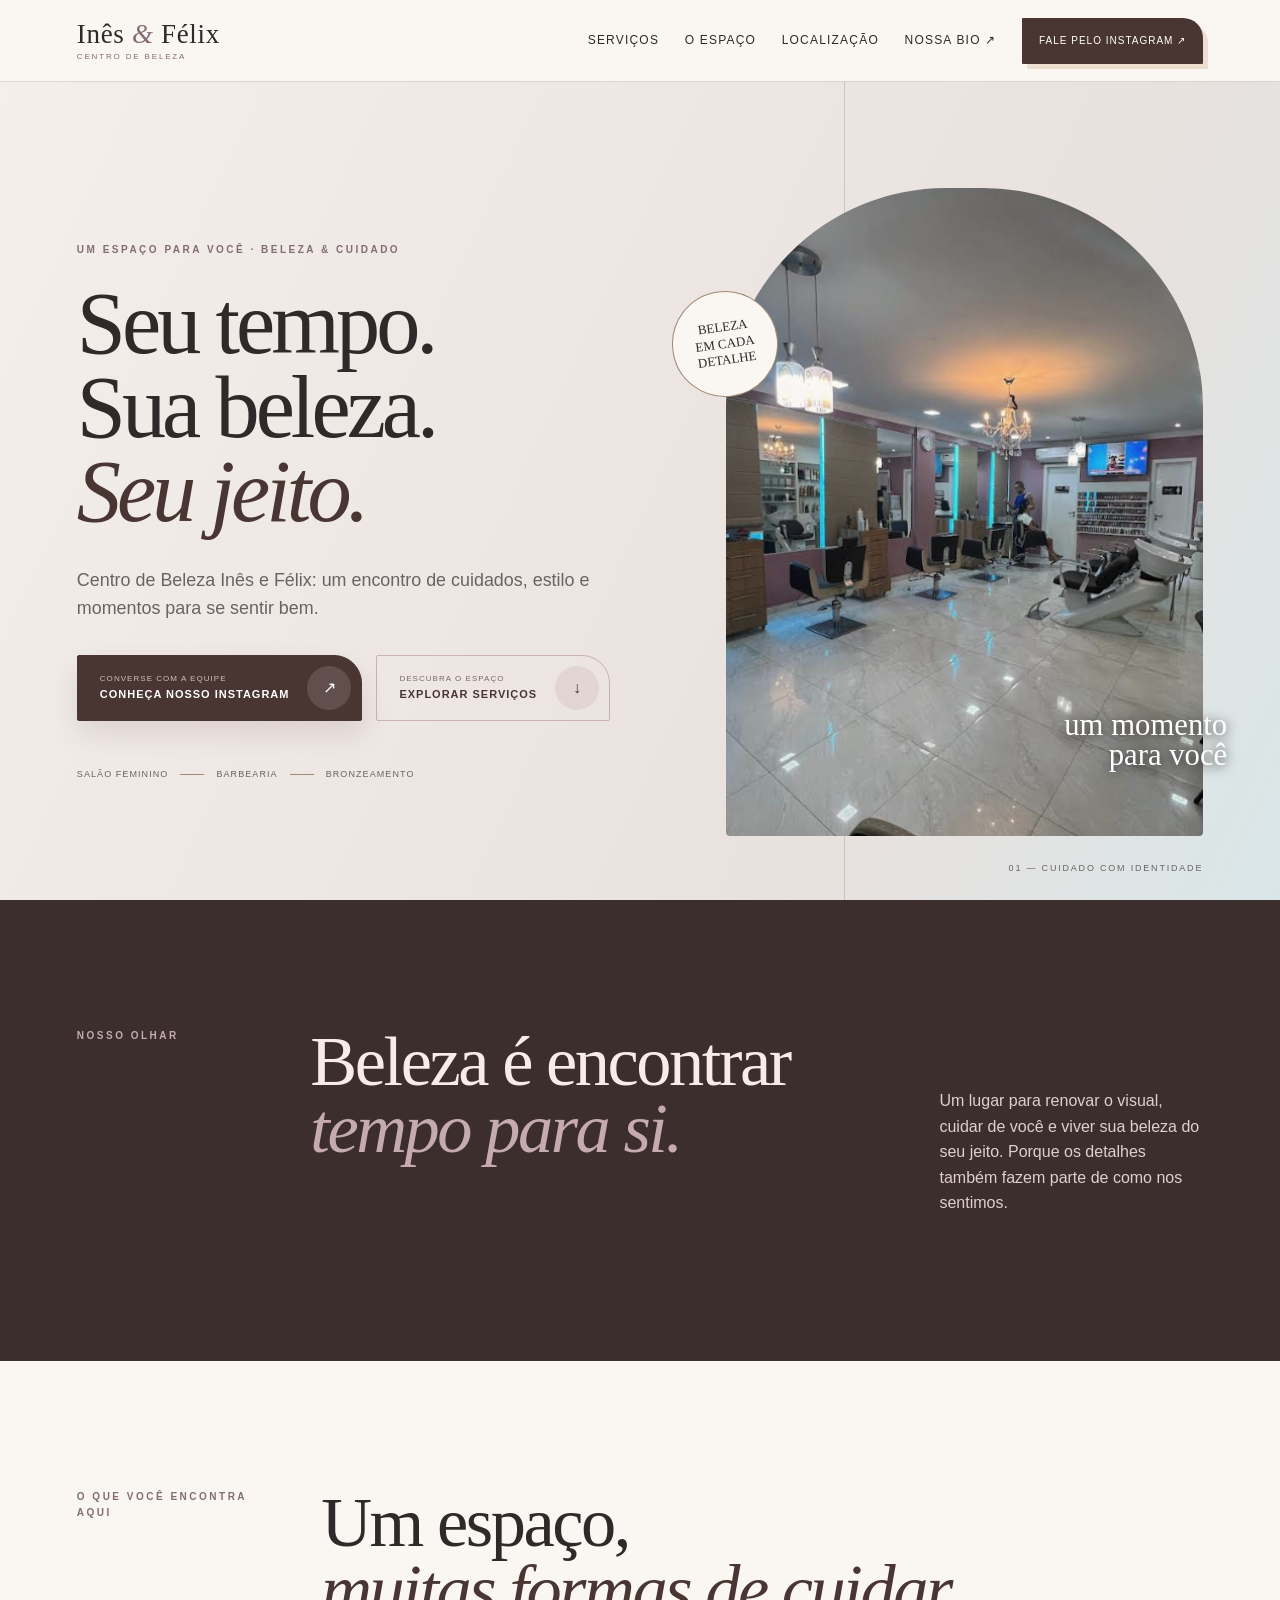
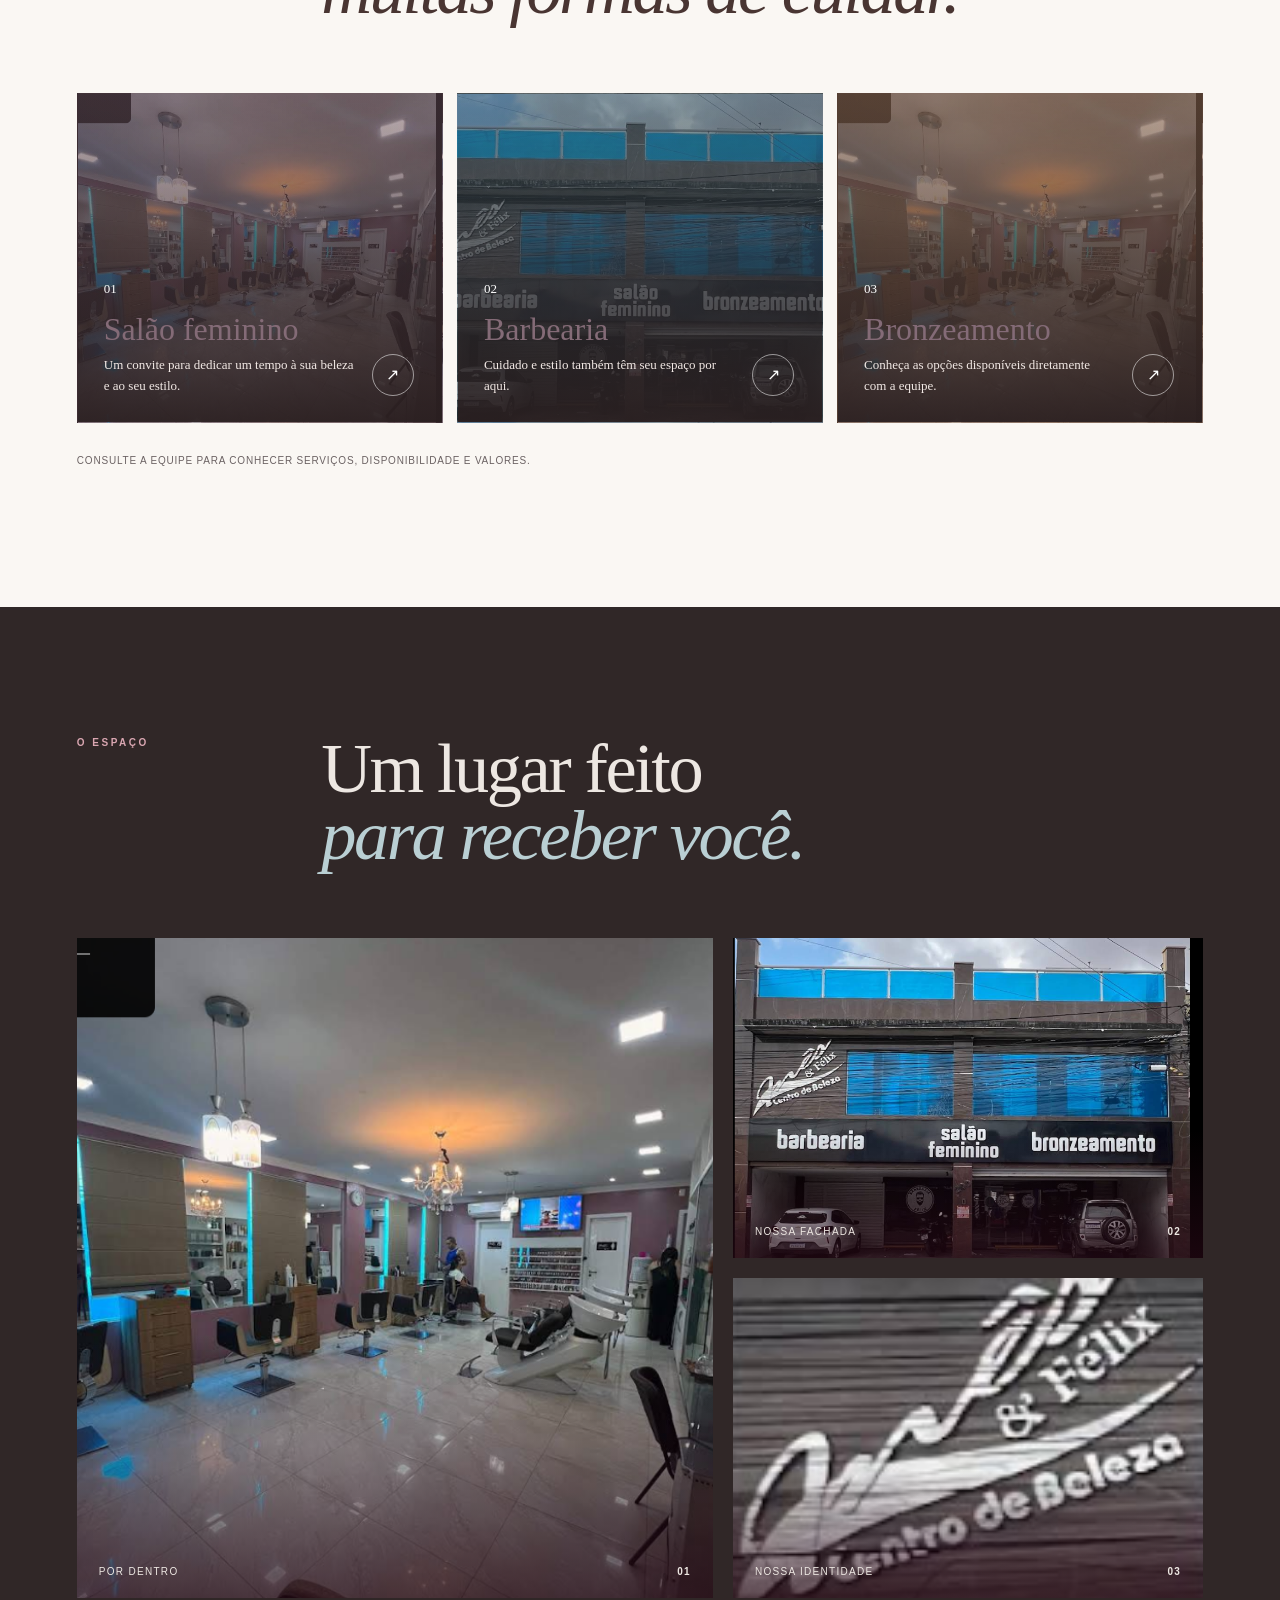
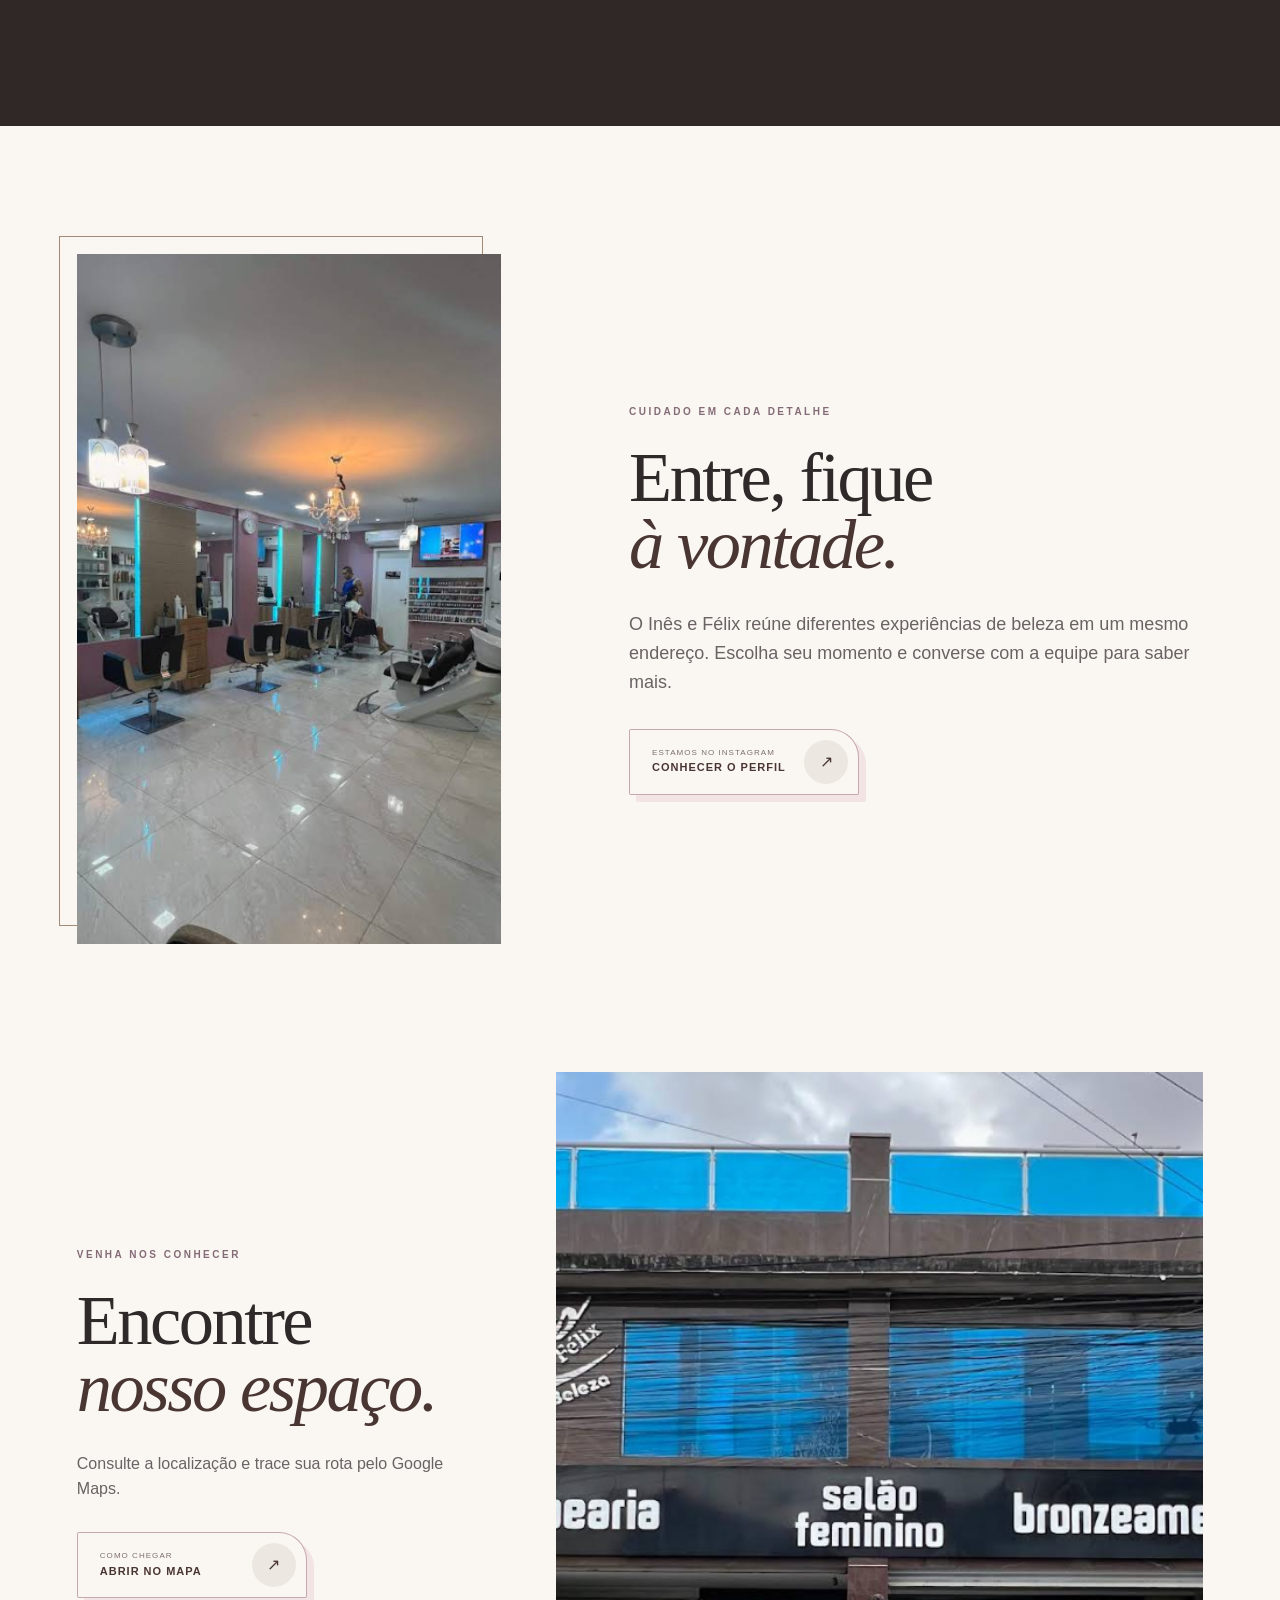
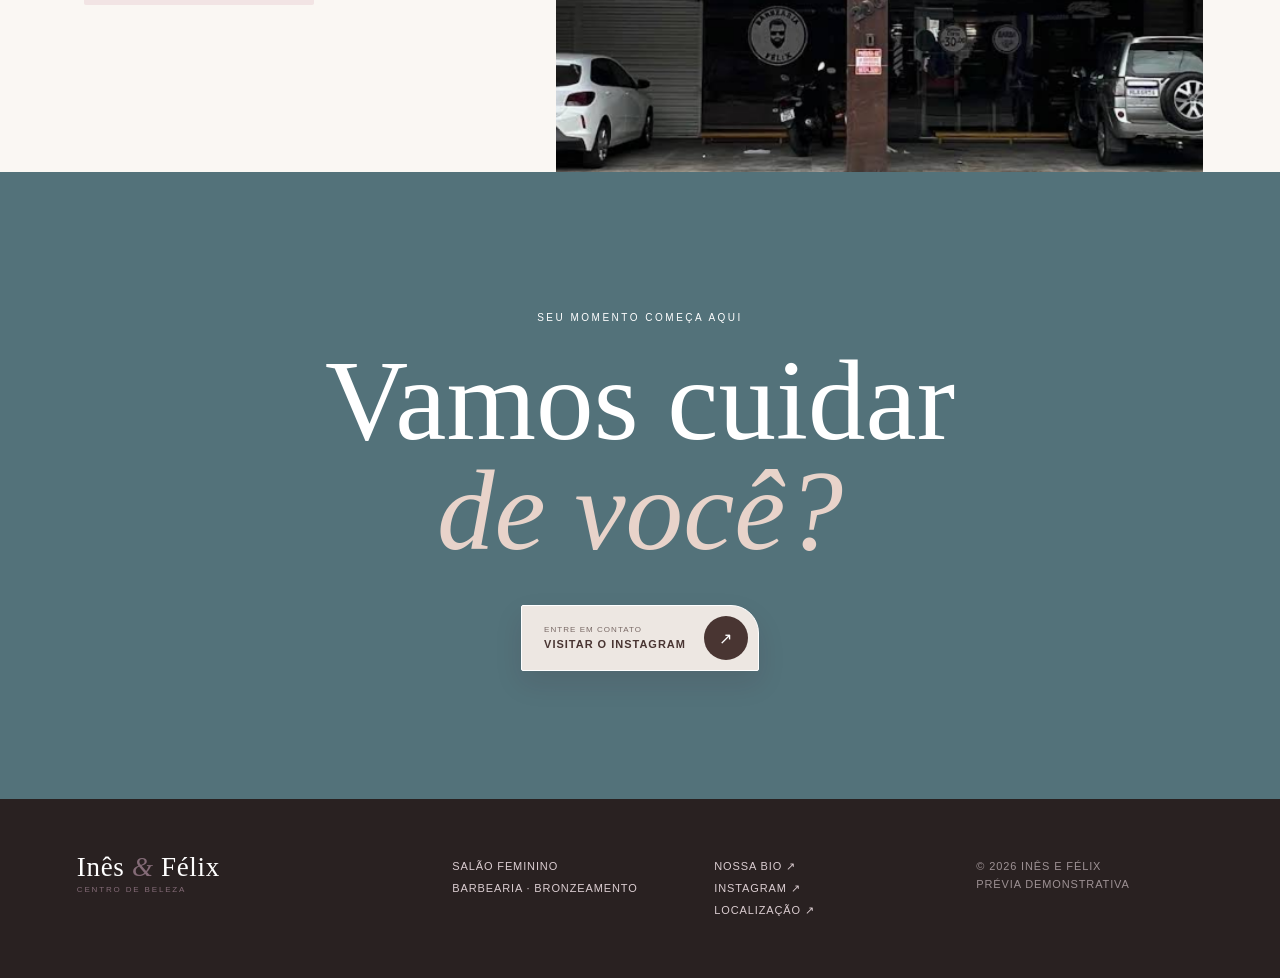
<file: index.html>
<!doctype html>
<html lang="pt-BR">
<head>
  <meta charset="utf-8"><meta name="viewport" content="width=device-width,initial-scale=1">
  <title>Centro de Beleza Inês e Félix | Salão, barbearia e bronzeamento</title>
  <meta name="description" content="Conheça o Centro de Beleza Inês e Félix: salão feminino, barbearia e bronzeamento em um só espaço.">
  <meta name="robots" content="noindex,nofollow"><link rel="stylesheet" href="styles.css">
</head>
<body>
<a class="skip" href="#conteudo">Ir para o conteúdo</a>
<header class="topbar"><a class="brand" href="#inicio" aria-label="Inês e Félix, início"><span>Inês <i>&</i> Félix</span><small>centro de beleza</small></a><button class="nav-toggle" type="button" aria-expanded="false" aria-controls="menu"><span></span><span></span><span></span><b>Menu</b></button><nav id="menu" class="nav" aria-label="Navegação principal"><a href="#servicos">Serviços</a><a href="#espaco">O espaço</a><a href="#localizacao">Localização</a><a href="bio.html">Nossa Bio ↗</a><a class="nav-cta action action-compact" href="https://www.instagram.com/centrodebelezainesefelix/" target="_blank" rel="noopener">Fale pelo Instagram ↗</a></nav></header>
<main id="conteudo">
<section id="inicio" class="hero section-anchor"><div class="hero-copy"><p class="eyebrow">um espaço para você · beleza & cuidado</p><h1>Seu tempo.<br>Sua beleza.<br><em>Seu jeito.</em></h1><p class="hero-lead">Centro de Beleza Inês e Félix: um encontro de cuidados, estilo e momentos para se sentir bem.</p><div class="hero-actions"><a class="action action-primary" href="https://www.instagram.com/centrodebelezainesefelix/" target="_blank" rel="noopener"><span class="action-copy"><small>Converse com a equipe</small><strong>Conheça nosso Instagram</strong></span><span class="action-disc">↗</span></a><a class="action action-ghost" href="#servicos"><span class="action-copy"><small>Descubra o espaço</small><strong>Explorar serviços</strong></span><span class="action-disc">↓</span></a></div><div class="micro-proof"><span>Salão feminino</span><i></i><span>Barbearia</span><i></i><span>Bronzeamento</span></div></div><div class="hero-art"><div class="arch"><img src="assets/interior.png" alt="Interior do Centro de Beleza Inês e Félix"></div><span class="seal">beleza<br>em cada<br>detalhe</span><p>um momento<br>para você</p></div><p class="hero-index">01 — cuidado com identidade</p></section>
<section class="statement section-pad" aria-label="Manifesto"><p class="eyebrow">nosso olhar</p><h2>Beleza é encontrar<br> <em>tempo para si.</em></h2><p>Um lugar para renovar o visual, cuidar de você e viver sua beleza do seu jeito. Porque os detalhes também fazem parte de como nos sentimos.</p></section>
<section id="servicos" class="services section-pad section-anchor"><div class="section-head"><p class="eyebrow">o que você encontra aqui</p><h2>Um espaço,<br><em>muitas formas de cuidar.</em></h2></div><div class="service-list">
<a class="service service-photo one" href="https://www.instagram.com/centrodebelezainesefelix/" target="_blank" rel="noopener"><span class="service-number">01</span><span class="service-copy"><h3>Salão feminino</h3><p>Um convite para dedicar um tempo à sua beleza e ao seu estilo.</p></span><span class="service-arrow">↗</span></a>
<a class="service service-photo two" href="https://www.instagram.com/centrodebelezainesefelix/" target="_blank" rel="noopener"><span class="service-number">02</span><span class="service-copy"><h3>Barbearia</h3><p>Cuidado e estilo também têm seu espaço por aqui.</p></span><span class="service-arrow">↗</span></a>
<a class="service service-photo three" href="https://www.instagram.com/centrodebelezainesefelix/" target="_blank" rel="noopener"><span class="service-number">03</span><span class="service-copy"><h3>Bronzeamento</h3><p>Conheça as opções disponíveis diretamente com a equipe.</p></span><span class="service-arrow">↗</span></a></div><p class="note">Consulte a equipe para conhecer serviços, disponibilidade e valores.</p></section>
<section id="espaco" class="portfolio section-pad section-anchor"><div class="section-head light"><p class="eyebrow">o espaço</p><h2>Um lugar feito<br><em>para receber você.</em></h2></div><div class="gallery"><figure class="tall"><img src="assets/interior.png" alt="Ambiente interno do centro de beleza"><figcaption><span>por dentro</span><b>01</b></figcaption></figure><figure><img src="assets/fachada.png" alt="Fachada do Centro de Beleza Inês e Félix"><figcaption><span>nossa fachada</span><b>02</b></figcaption></figure><figure><img src="assets/letreiro.png" alt="Letreiro do Centro de Beleza Inês e Félix"><figcaption><span>nossa identidade</span><b>03</b></figcaption></figure></div></section>
<section class="team section-pad"><div class="team-photo"><img src="assets/interior.png" alt="Cadeiras e espelhos no interior do salão"></div><div class="team-copy"><p class="eyebrow">cuidado em cada detalhe</p><h2>Entre, fique<br><em>à vontade.</em></h2><p>O Inês e Félix reúne diferentes experiências de beleza em um mesmo endereço. Escolha seu momento e converse com a equipe para saber mais.</p><a class="action action-secondary" href="https://www.instagram.com/centrodebelezainesefelix/" target="_blank" rel="noopener"><span class="action-copy"><small>Estamos no Instagram</small><strong>Conhecer o perfil</strong></span><span class="action-disc">↗</span></a></div></section>
<section id="localizacao" class="location section-pad section-anchor"><div class="location-card"><p class="eyebrow">venha nos conhecer</p><h2>Encontre<br><em>nosso espaço.</em></h2><p>Consulte a localização e trace sua rota pelo Google Maps.</p><a class="action action-secondary" href="https://maps.app.goo.gl/VTuKwaMEP7C7W2PE6" target="_blank" rel="noopener"><span class="action-copy"><small>Como chegar</small><strong>Abrir no mapa</strong></span><span class="action-disc">↗</span></a></div><div class="location-image"><img src="assets/fachada.png" alt="Fachada do Centro de Beleza Inês e Félix"></div></section>
<section class="closing section-pad"><p>seu momento começa aqui</p><h2>Vamos cuidar<br><em>de você?</em></h2><a class="action action-pale" href="https://www.instagram.com/centrodebelezainesefelix/" target="_blank" rel="noopener"><span class="action-copy"><small>Entre em contato</small><strong>Visitar o Instagram</strong></span><span class="action-disc">↗</span></a></section>
</main><footer><a class="brand footer-brand" href="#inicio"><span>Inês <i>&</i> Félix</span><small>centro de beleza</small></a><div><p>Salão feminino</p><p>Barbearia · Bronzeamento</p></div><div><p><a href="bio.html">Nossa Bio ↗</a></p><p><a href="https://www.instagram.com/centrodebelezainesefelix/">Instagram ↗</a></p><p><a href="https://maps.app.goo.gl/VTuKwaMEP7C7W2PE6">Localização ↗</a></p></div><p class="legal">© <span id="year"></span> Inês e Félix<br>Prévia demonstrativa</p></footer><script src="script.js"></script>
</body></html>
</file>
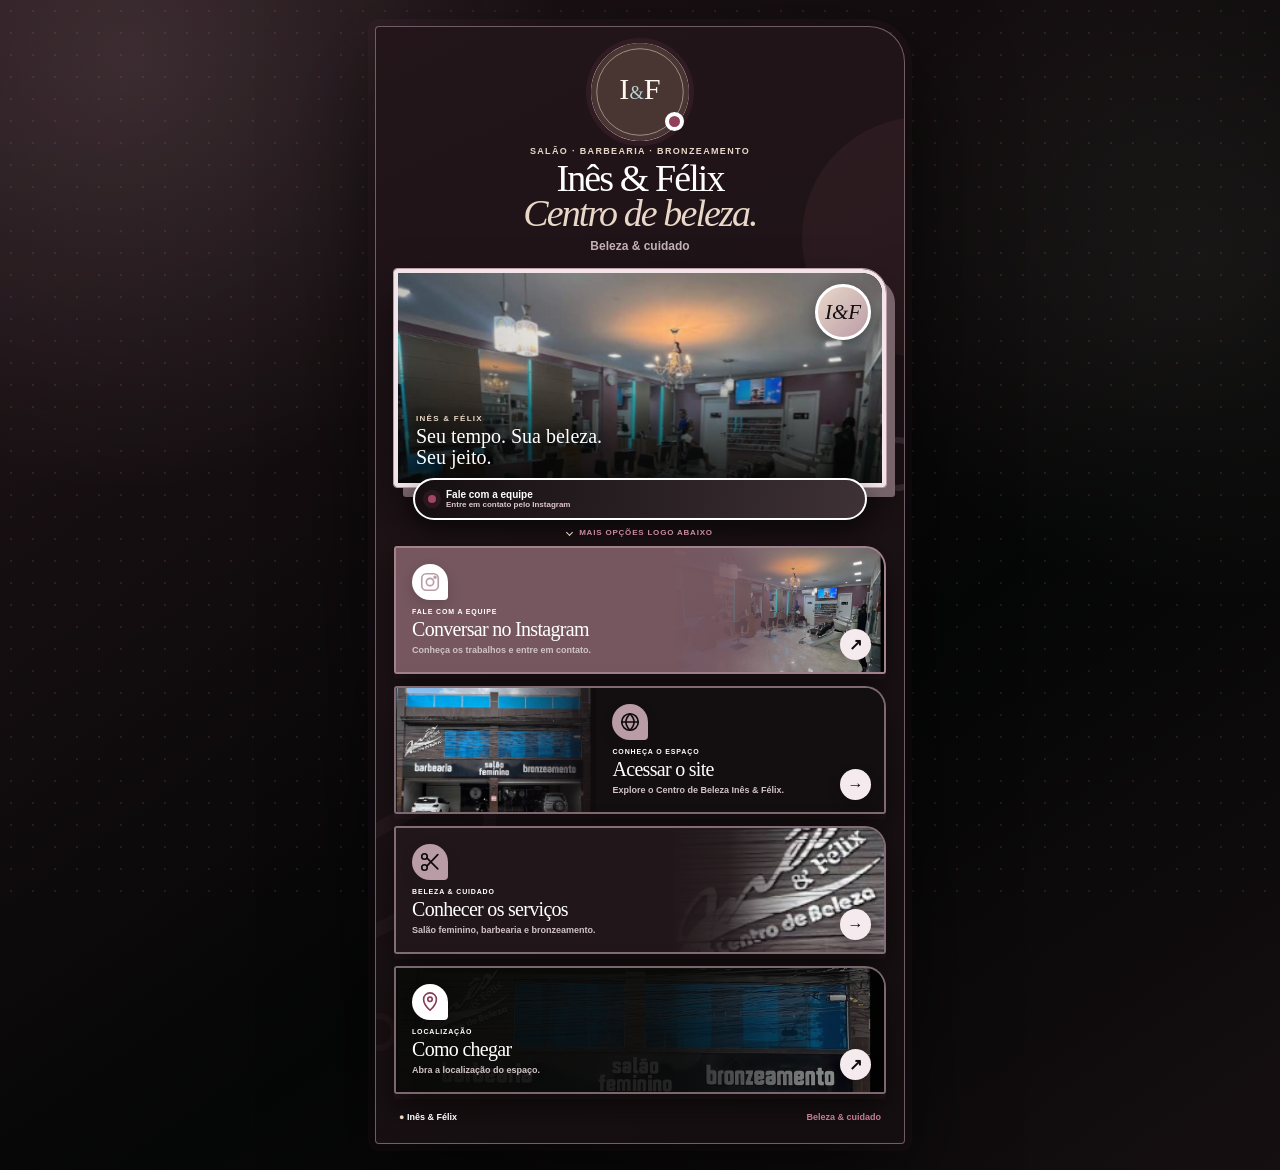
<file: bio.html>
<!doctype html><html lang="pt-BR"><head>
<meta charset="utf-8"><meta name="viewport" content="width=device-width,initial-scale=1">
<title>Inês &amp; Félix | Links e atendimento</title>
<meta name="description" content="Inês &amp; Félix: contatos, serviços e links oficiais.">
<meta name="robots" content="noindex,nofollow,noarchive"><meta name="theme-color" content="#0c0c0d">
<link rel="stylesheet" href="bio.css?v=bio-padrao-20261106-1"><script>document.documentElement.classList.add('bio-js')</script>
</head><body>
<div class="scene" aria-hidden="true"><i></i><i></i><i></i></div>
<main class="bio-wrap"><section class="bio-device" aria-labelledby="bio-title">
  <span class="orbit orbit-one" aria-hidden="true"></span><span class="orbit orbit-two" aria-hidden="true"></span>
  <header class="bio-header">
    <div class="brand-mark"><span aria-hidden="true"></span><img src="https://thiagorevolutio-coder.github.io/previa-ines-e-felix/assets/monograma.svg" alt="Inês &amp; Félix" width="180" height="180"><i aria-hidden="true"></i></div>
    <p>SALÃO · BARBEARIA · BRONZEAMENTO</p><h1 id="bio-title">Inês & Félix<br><em>Centro de beleza.</em></h1><span>Beleza &amp; cuidado</span>
  </header>
  <figure class="bio-media"><img src="https://thiagorevolutio-coder.github.io/previa-ines-e-felix/assets/interior.png" alt="Inês &amp; Félix — imagem da empresa" width="960" height="720"><figcaption><small>INÊS &amp; FÉLIX</small><strong>Seu tempo. Sua beleza.<br>Seu jeito.</strong></figcaption><b aria-hidden="true">I&amp;F</b></figure>
  <div class="quick-note"><span aria-hidden="true"></span><strong>Fale com a equipe</strong><small>Entre em contato pelo Instagram</small></div>
  <p class="scroll-cue"><span aria-hidden="true"></span>Mais opções logo abaixo</p>
  <nav class="bio-links" aria-label="Links de Inês &amp; Félix">
    <a class="bio-link contact-primary instagram-link" href="https://www.instagram.com/centrodebelezainesefelix/" target="_blank" rel="noopener noreferrer" style="--card-image:url('https://thiagorevolutio-coder.github.io/previa-ines-e-felix/assets/interior.png')"><span class="link-icon" aria-hidden="true"><svg viewBox="0 0 24 24"><rect x="3" y="3" width="18" height="18" rx="5"/><circle cx="12" cy="12" r="4"/><circle class="dot" cx="17.5" cy="6.7" r="1"/></svg></span><span class="link-copy"><small>FALE COM A EQUIPE</small><strong>Conversar no Instagram</strong><em>Conheça os trabalhos e entre em contato.</em></span><b class="link-arrow" aria-hidden="true">↗</b></a>
    <a class="bio-link site-link" href="index.html" style="--card-image:url('https://thiagorevolutio-coder.github.io/previa-ines-e-felix/assets/fachada.png')"><span class="link-icon" aria-hidden="true"><svg viewBox="0 0 24 24"><circle cx="12" cy="12" r="9"/><path d="M3 12h18M12 3c3 3.2 4.5 6.2 4.5 9S15 17.8 12 21M12 3C9 6.2 7.5 9.2 7.5 12S9 17.8 12 21"/></svg></span><span class="link-copy"><small>CONHEÇA O ESPAÇO</small><strong>Acessar o site</strong><em>Explore o Centro de Beleza Inês &amp; Félix.</em></span><b class="link-arrow" aria-hidden="true">→</b></a>
    <a class="bio-link services-link" href="index.html#servicos" style="--card-image:url('https://thiagorevolutio-coder.github.io/previa-ines-e-felix/assets/letreiro.png')"><span class="link-icon" aria-hidden="true"><svg viewBox="0 0 24 24"><circle cx="6" cy="6" r="3"/><circle cx="6" cy="18" r="3"/><path d="m8.5 7.5 12 12M8.5 16.5 20.5 4"/></svg></span><span class="link-copy"><small>BELEZA &amp; CUIDADO</small><strong>Conhecer os serviços</strong><em>Salão feminino, barbearia e bronzeamento.</em></span><b class="link-arrow" aria-hidden="true">→</b></a>
    <a class="bio-link maps-link" href="https://maps.app.goo.gl/VTuKwaMEP7C7W2PE6" target="_blank" rel="noopener noreferrer" style="--card-image:url('https://thiagorevolutio-coder.github.io/previa-ines-e-felix/assets/fachada.png')"><span class="link-icon" aria-hidden="true"><svg viewBox="0 0 24 24"><path d="M12 21s7-6.1 7-12a7 7 0 1 0-14 0c0 5.9 7 12 7 12Z"/><circle cx="12" cy="9" r="2.4"/></svg></span><span class="link-copy"><small>LOCALIZAÇÃO</small><strong>Como chegar</strong><em>Abra a localização do espaço.</em></span><b class="link-arrow" aria-hidden="true">↗</b></a>
  </nav>
  <footer class="bio-footer"><span><b aria-hidden="true">●</b> Inês &amp; Félix</span><span>Beleza &amp; cuidado</span></footer>
</section></main><script src="bio.js?v=bio-padrao-20261106-1"></script></body></html>
</file>
<file: styles.css>
:root{--wine:#691c38;--wine-dark:#3f1024;--rose:#b25f72;--cream:#f5eee8;--paper:#fffaf6;--ink:#271b1f;--muted:#79696d;--gold:#b58b52;--green:#1f9d58;--line:rgba(76,35,48,.18);--serif:"Bodoni 72","Bodoni MT","Times New Roman",serif;--sans:"Avenir Next",Avenir,"Segoe UI",Arial,sans-serif;--pad:clamp(24px,6vw,96px)}
*{box-sizing:border-box}html{scroll-behavior:smooth;scroll-padding-top:92px}body{margin:0;background:var(--paper);color:var(--ink);font-family:var(--sans);font-size:16px;line-height:1.6;overflow-x:hidden}img{display:block;width:100%;height:100%;object-fit:cover}a{color:inherit;text-decoration:none}button,input{font:inherit}.skip{position:fixed;left:12px;top:-80px;z-index:100;background:var(--ink);color:#fff;padding:12px 18px}.skip:focus{top:12px}.section-anchor{scroll-margin-top:86px}.section-pad{padding:clamp(80px,10vw,150px) var(--pad)}
.topbar{height:82px;padding:0 var(--pad);display:flex;align-items:center;justify-content:space-between;border-bottom:1px solid var(--line);background:rgba(255,250,246,.94);backdrop-filter:blur(14px);position:sticky;top:0;z-index:50}.brand{display:inline-flex;flex-direction:column;line-height:1}.brand span{font-family:var(--serif);font-size:25px;letter-spacing:.14em}.brand small{margin-top:5px;font-size:8px;letter-spacing:.35em;text-transform:uppercase;color:var(--rose)}.nav{display:flex;align-items:center;gap:clamp(18px,2vw,36px)}.nav>a{font-size:12px;text-transform:uppercase;letter-spacing:.1em}.nav>a:not(.nav-cta){position:relative}.nav>a:not(.nav-cta):after{content:"";position:absolute;left:0;bottom:-5px;width:0;height:1px;background:var(--wine);transition:width .25s}.nav>a:hover:after{width:100%}.nav-cta{border:1px solid var(--wine);padding:12px 18px}.nav-toggle{display:none;border:0;background:transparent;color:var(--ink);padding:10px;min-width:48px;min-height:48px}.nav-toggle span{display:block;width:24px;height:1px;background:currentColor;margin:5px}.nav-toggle b{position:absolute;width:1px;height:1px;overflow:hidden}
.hero{min-height:calc(100svh - 82px);padding:clamp(56px,7vw,100px) var(--pad) 48px;display:grid;grid-template-columns:1.08fr .92fr;gap:7vw;align-items:center;position:relative;background:radial-gradient(circle at 10% 20%,#fff 0,transparent 34%),var(--cream)}.hero:before{content:"";position:absolute;top:0;right:34%;width:1px;height:100%;background:var(--line)}.eyebrow{text-transform:uppercase;letter-spacing:.25em;font-size:10px;font-weight:600;color:var(--rose);margin:0 0 24px}.hero h1,.section-head h2,.statement h2,.team h2,.booking h2,.location h2,.closing h2{font-family:var(--serif);font-weight:400;line-height:.95;margin:0}.hero h1{font-size:clamp(58px,7.2vw,116px);letter-spacing:-.045em}.hero h1 em,.section-head em,.statement em,.team em,.booking em,.location em,.closing em{font-weight:400;color:var(--wine)}.hero-lead{font-size:clamp(17px,1.4vw,21px);max-width:520px;color:var(--muted);margin:32px 0}.hero-actions{display:flex;align-items:center;gap:28px;flex-wrap:wrap}.button{display:inline-flex;align-items:center;justify-content:space-between;gap:26px;padding:16px 22px;min-height:54px;border:1px solid transparent;text-transform:uppercase;letter-spacing:.11em;font-size:11px;font-weight:600;transition:transform .2s,background .2s,color .2s}.button:hover{transform:translateY(-2px)}.primary{background:var(--wine);color:#fff;min-width:205px}.text-link{display:inline-flex;align-items:center;gap:12px;border-bottom:1px solid currentColor;padding:7px 0;font-size:12px;text-transform:uppercase;letter-spacing:.09em}.micro-proof{display:flex;align-items:center;gap:12px;margin-top:46px;text-transform:uppercase;font-size:9px;letter-spacing:.12em;color:var(--muted)}.micro-proof i{width:24px;height:1px;background:var(--gold)}.hero-art{position:relative;height:min(68vw,680px);max-height:72vh}.arch{height:100%;overflow:hidden;border-radius:300px 300px 12px 12px}.arch img{filter:saturate(.85)}.seal{position:absolute;left:-54px;top:16%;width:106px;height:106px;border-radius:50%;display:grid;place-content:center;text-align:center;background:var(--paper);border:1px solid var(--gold);font-family:var(--serif);text-transform:uppercase;font-size:13px;line-height:1.3;transform:rotate(-8deg)}.hero-art>p{position:absolute;right:-24px;bottom:10%;margin:0;color:#fff;text-align:right;font-family:var(--serif);font-size:clamp(22px,2.4vw,38px);line-height:1}.hero-index{position:absolute;right:var(--pad);bottom:16px;font-size:9px;letter-spacing:.2em;text-transform:uppercase;color:var(--muted)}
.statement{display:grid;grid-template-columns:.45fr 1.5fr .7fr;gap:5vw;align-items:start;border-bottom:1px solid var(--line)}.statement h2,.section-head h2,.team h2,.booking h2,.location h2{font-size:clamp(44px,5.5vw,84px);letter-spacing:-.035em}.statement>p:last-child{color:var(--muted);max-width:330px;margin-top:60px}.services{background:var(--paper)}.section-head{display:grid;grid-template-columns:.45fr 2.2fr;gap:5vw;margin-bottom:70px}.service-list{border-top:1px solid var(--line)}.service{display:grid;grid-template-columns:70px 1fr 40px;gap:25px;align-items:center;padding:32px 10px;border-bottom:1px solid var(--line);transition:padding .25s,background .25s}.service:hover{padding-left:24px;background:var(--cream)}.service>span{font-family:var(--serif);color:var(--rose)}.service h3{font-family:var(--serif);font-weight:400;font-size:clamp(28px,3vw,44px);margin:0}.service p{margin:5px 0 0;color:var(--muted)}.service>b{font-size:24px;font-weight:400;color:var(--gold)}.note,.placeholder-note{font-size:10px;letter-spacing:.08em;text-transform:uppercase;color:var(--muted);margin-top:24px}
.portfolio{background:var(--wine-dark);color:var(--cream)}.section-head.light .eyebrow{color:#d9a6b1}.section-head.light h2 em{color:#d7a56c}.gallery{display:grid;grid-template-columns:1.15fr .85fr;grid-template-rows:1fr 1fr;gap:20px}.gallery figure{margin:0;position:relative;height:320px;overflow:hidden}.gallery figure.tall{grid-row:1/3;height:660px}.gallery figure:after{content:"";position:absolute;inset:0;background:linear-gradient(transparent 60%,rgba(37,8,20,.7))}.gallery img{transition:transform .7s}.gallery figure:hover img{transform:scale(1.025)}.gallery figcaption{position:absolute;z-index:2;left:22px;right:22px;bottom:18px;display:flex;justify-content:space-between;text-transform:uppercase;letter-spacing:.13em;font-size:10px}.placeholder-note{color:#cbbdc1}.team{display:grid;grid-template-columns:.85fr 1.15fr;gap:10vw;align-items:center}.team-photo{height:690px;position:relative;background:var(--cream)}.team-photo:before{content:"";position:absolute;inset:-18px 18px 18px -18px;border:1px solid var(--gold);z-index:-1}.team-photo span{position:absolute;right:12px;bottom:10px;background:rgba(255,250,246,.85);padding:7px 10px;text-transform:uppercase;font-size:9px;letter-spacing:.14em}.team-copy>p:not(.eyebrow){max-width:580px;color:var(--muted);font-size:18px;margin:32px 0}.specialists{border-top:1px solid var(--line);margin:35px 0}.specialists span{display:block;border-bottom:1px solid var(--line);padding:15px 0;font-size:12px;text-transform:uppercase;letter-spacing:.09em}
.booking{display:grid;grid-template-columns:.8fr 1.2fr;gap:8vw;background:var(--cream)}.booking-intro{position:sticky;top:130px;align-self:start}.booking-intro>p:last-child{max-width:420px;color:var(--muted);margin-top:30px}.booking-form{background:var(--paper);padding:clamp(24px,4vw,56px);box-shadow:0 20px 70px rgba(64,20,38,.08)}fieldset{border:0;padding:0;margin:0 0 36px}legend,.name-field>span{display:block;font-weight:600;font-size:13px;margin-bottom:15px}.chips{display:flex;flex-wrap:wrap;gap:9px}.chips input{position:absolute;opacity:0;pointer-events:none}.chips span{display:block;padding:11px 15px;border:1px solid var(--line);font-size:12px;cursor:pointer;min-height:46px}.chips input:focus-visible+span{outline:3px solid rgba(105,28,56,.25);outline-offset:2px}.chips input:checked+span{background:var(--wine);color:#fff;border-color:var(--wine)}.name-field{display:block;margin-bottom:30px}.name-field input{width:100%;border:0;border-bottom:1px solid var(--line);background:transparent;padding:12px 2px;outline:none}.name-field input:focus{border-color:var(--wine)}.whatsapp{background:var(--green);color:#fff;width:100%;font-size:12px}.privacy{font-size:10px;color:var(--muted);margin:12px 0 0}.location{display:grid;grid-template-columns:.85fr 1.15fr;min-height:700px;padding-top:0;padding-bottom:0}.location-card{padding:100px 7vw 100px 0;align-self:center}.location-card>p:not(.eyebrow){color:var(--muted);margin:30px 0}.outline{border-color:var(--wine);color:var(--wine)}.map-placeholder{min-height:620px;background:linear-gradient(145deg,#d4b5a9,#8f435a);display:grid;place-content:center;text-align:center;color:#fff;position:relative}.map-placeholder:before,.map-placeholder:after{content:"";position:absolute;border:1px solid rgba(255,255,255,.45);border-radius:50%}.map-placeholder:before{width:180px;height:180px;left:15%;top:18%}.map-placeholder:after{width:310px;height:310px;right:6%;bottom:3%}.map-placeholder span{font-family:var(--serif);font-size:42px}.map-placeholder b{font-size:9px;letter-spacing:.2em;margin-top:10px}.faq{display:grid;grid-template-columns:.7fr 1.3fr;gap:8vw;background:var(--paper)}.faq .section-head{display:block}.accordion{border-top:1px solid var(--line)}details{border-bottom:1px solid var(--line)}summary{list-style:none;display:flex;align-items:center;justify-content:space-between;gap:24px;padding:25px 0;cursor:pointer;font-size:17px}summary::-webkit-details-marker{display:none}summary span{font-family:var(--serif);font-size:28px;color:var(--rose);transition:transform .2s}details[open] summary span{transform:rotate(45deg)}details p{margin:0;padding:0 40px 25px 0;color:var(--muted)}.closing{text-align:center;background:var(--wine);color:#fff}.closing>p{text-transform:uppercase;letter-spacing:.25em;font-size:10px}.closing h2{font-size:clamp(62px,9vw,130px);margin:20px 0 40px}.closing h2 em{color:#e5ba83}.pale{background:var(--cream);color:var(--wine)}footer{padding:55px var(--pad);display:grid;grid-template-columns:1.5fr 1fr 1fr 1fr;gap:35px;background:#26161c;color:#dbcdd1;align-items:start}footer p{font-size:11px;letter-spacing:.08em;text-transform:uppercase;margin:4px 0}.footer-brand span{color:#fff}.legal{opacity:.65}.float-whatsapp{position:fixed;right:22px;bottom:22px;width:54px;height:54px;border-radius:50%;display:grid;place-content:center;background:var(--green);box-shadow:0 8px 24px rgba(0,0,0,.18);z-index:40}.float-whatsapp svg{width:25px;height:25px;fill:#fff}
.js .reveal{opacity:0;transform:translateY(24px);transition:opacity .7s ease,transform .7s ease}.js .reveal[data-delay="1"]{transition-delay:.12s}.js .reveal[data-delay="2"]{transition-delay:.22s}.js .reveal.visible{opacity:1;transform:none}
/* Bio */
.bio-page{min-height:100svh;background:var(--wine-dark);padding:20px;color:var(--ink)}.bio-page:before,.bio-page:after{content:"";position:fixed;border-radius:50%;filter:blur(1px);opacity:.5;pointer-events:none}.bio-page:before{width:300px;height:300px;background:#a44f68;left:-130px;top:-120px}.bio-page:after{width:260px;height:260px;border:1px solid #cba26c;right:-100px;bottom:-80px}.bio-shell{width:min(100%,520px);margin:auto;min-height:calc(100svh - 40px);background:var(--cream);padding:32px clamp(20px,5vw,34px) 20px;position:relative;z-index:1;box-shadow:0 30px 80px rgba(0,0,0,.2);overflow:hidden}.bio-shell:before{content:"";position:absolute;width:160px;height:160px;border:1px solid rgba(181,139,82,.45);border-radius:50%;right:-75px;top:40px}.bio-header{text-align:center;position:relative}.bio-mark{width:72px;height:72px;border-radius:50%;background:var(--wine);color:#fff;display:grid;place-content:center;margin:0 auto 13px;font-family:var(--serif);font-size:30px;border:4px solid var(--cream);outline:1px solid var(--gold)}.bio-header .eyebrow{margin-bottom:7px;font-size:8px}.bio-header h1{font-family:var(--serif);font-weight:400;font-size:clamp(35px,10vw,49px);line-height:1;margin:0;color:var(--wine)}.bio-header>p:last-child{font-family:var(--serif);font-style:italic;color:var(--muted);margin:8px 0 20px}.bio-links{display:grid;gap:10px}.bio-link{min-height:68px;border:1px solid var(--line);background:rgba(255,250,246,.7);display:grid;grid-template-columns:40px 1fr 22px;gap:11px;align-items:center;padding:10px 13px;transition:transform .2s,border-color .2s}.bio-link:hover{transform:translateX(3px);border-color:var(--rose)}.bio-link strong,.bio-link small{display:block}.bio-link strong{font-size:12px;text-transform:uppercase;letter-spacing:.06em}.bio-link small{font-size:10px;color:var(--muted);margin-top:2px}.bio-link>b{font-weight:400;color:var(--gold)}.bio-icon{width:38px;height:38px;border-radius:50%;display:grid;place-content:center;background:var(--cream);color:var(--wine)}.bio-icon svg{width:19px;height:19px;fill:none;stroke:currentColor;stroke-width:1.7}.bio-icon svg .fill{fill:currentColor;stroke:none}.bio-whatsapp{background:var(--green);color:#fff;border-color:var(--green)}.bio-whatsapp small{color:rgba(255,255,255,.8)}.bio-whatsapp .bio-icon{background:rgba(255,255,255,.16);color:#fff}.bio-whatsapp .bio-icon svg{fill:#fff;stroke:none}.bio-whatsapp>b{color:#fff}.bio-services{text-align:center;margin-top:18px}.bio-services>p{text-transform:uppercase;letter-spacing:.18em;font-size:8px;color:var(--muted)}.bio-services>div{display:flex;align-items:center;justify-content:center;gap:8px;flex-wrap:wrap;font-family:var(--serif);font-size:13px;color:var(--wine)}.bio-services i{width:3px;height:3px;border-radius:50%;background:var(--gold)}.bio-footer{display:flex;align-items:center;justify-content:space-between;border-top:1px solid var(--line);padding-top:14px;margin-top:18px}.bio-footer span{font-family:var(--serif);letter-spacing:.12em;font-size:12px}.bio-footer small{font-size:8px;text-transform:uppercase;letter-spacing:.08em;color:var(--muted)}
@media(max-width:850px){.topbar{height:70px}.nav-toggle{display:block}.nav{position:absolute;top:69px;left:0;right:0;background:var(--paper);padding:22px var(--pad) 28px;display:none;flex-direction:column;align-items:stretch;border-bottom:1px solid var(--line);box-shadow:0 15px 30px rgba(50,20,31,.1)}.nav.is-open{display:flex}.no-js .nav{display:flex;position:static;box-shadow:none;padding:0;flex-direction:row}.no-js .nav-toggle{display:none}.hero{grid-template-columns:1fr;min-height:auto;padding-top:70px}.hero:before{display:none}.hero-copy{z-index:1}.hero-art{height:600px;max-height:none;margin-left:16vw}.hero-index{display:none}.statement{grid-template-columns:1fr}.statement>p:last-child{margin-top:0}.section-head{grid-template-columns:1fr}.team,.booking,.location,.faq{grid-template-columns:1fr}.team-photo{height:580px}.booking-intro{position:static}.location-card{padding:80px 0}.location{padding-left:var(--pad);padding-right:var(--pad);padding-bottom:80px}.map-placeholder{min-height:480px}.faq .section-head{margin-bottom:20px}footer{grid-template-columns:1fr 1fr}.footer-brand{grid-column:1/-1}}
@media(max-width:560px){:root{--pad:20px}.section-pad{padding-top:74px;padding-bottom:74px}.hero{padding-top:48px;gap:38px}.hero h1{font-size:53px}.hero-lead{font-size:16px;margin:24px 0}.hero-actions{gap:18px}.primary{width:100%}.micro-proof{margin-top:28px;flex-wrap:wrap}.hero-art{height:430px;margin:0 0 0 28px}.seal{width:80px;height:80px;left:-28px;font-size:10px}.hero-art>p{right:8px}.statement h2,.section-head h2,.team h2,.booking h2,.location h2{font-size:45px}.statement h2 br{display:none}.section-head{margin-bottom:40px}.service{grid-template-columns:36px 1fr 22px;gap:10px;padding:24px 0}.service p{font-size:13px}.gallery{grid-template-columns:1fr 1fr;grid-template-rows:auto}.gallery figure,.gallery figure.tall{height:310px;grid-row:auto}.gallery figure.tall{grid-column:1/-1;height:460px}.team{gap:70px}.team-photo{height:470px;margin-left:12px}.team-copy>p:not(.eyebrow){font-size:16px}.booking{gap:44px}.booking-form{padding:24px 18px}.chips span{padding:11px 12px}.map-placeholder{min-height:370px}.closing h2{font-size:62px}footer{grid-template-columns:1fr;gap:20px}.footer-brand{grid-column:auto}.float-whatsapp{right:14px;bottom:14px}.bio-page{padding:0}.bio-shell{min-height:100svh;box-shadow:none;padding-top:22px}.bio-mark{width:64px;height:64px}.bio-header h1{font-size:38px}.bio-header>p:last-child{margin-bottom:14px}.bio-link{min-height:63px}.bio-services{margin-top:14px}.bio-footer{margin-top:14px}}
@media(max-width:370px){.hero h1{font-size:46px}.hero-art{height:390px}.bio-shell{padding-left:15px;padding-right:15px}.bio-header h1{font-size:34px}.bio-link{padding:8px 10px}}
@media(prefers-reduced-motion:reduce){html{scroll-behavior:auto}*,*:before,*:after{animation-duration:.01ms!important;transition-duration:.01ms!important}.js .reveal{opacity:1;transform:none}}
.bio-page .bio-footer{padding:14px 0 0;background:transparent;color:var(--ink)}

/* Componentes autorais — botões, cards e agendamento */
.icon{width:21px;height:21px;display:block;fill:none;stroke:currentColor;stroke-width:1.7;stroke-linecap:round;stroke-linejoin:round;flex:none}
a,button,summary,label{-webkit-tap-highlight-color:transparent}
a:focus-visible,button:focus-visible,summary:focus-visible,input:focus-visible{outline:3px solid rgba(181,139,82,.75);outline-offset:4px}
.action{position:relative;isolation:isolate;display:inline-grid;grid-template-columns:minmax(0,1fr) 44px;align-items:center;gap:18px;min-width:230px;min-height:66px;padding:9px 10px 9px 22px;border:1px solid transparent;border-radius:2px 28px 2px 2px;text-align:left;overflow:hidden;box-shadow:0 12px 28px rgba(63,16,36,.11);transition:transform .24s ease,box-shadow .24s ease,border-color .24s ease,background-color .24s ease}
.action:before{content:"";position:absolute;z-index:-1;inset:0;background:linear-gradient(105deg,rgba(255,255,255,.1),transparent 45%);transform:translateX(-105%);transition:transform .42s ease}
.action:hover{transform:translateY(-3px);box-shadow:0 18px 36px rgba(63,16,36,.2)}.action:hover:before{transform:none}.action:active{transform:translateY(0) scale(.985);box-shadow:0 7px 17px rgba(63,16,36,.14)}
.action-copy{min-width:0;display:flex;flex-direction:column}.action-copy small{font-size:8px;line-height:1.2;text-transform:uppercase;letter-spacing:.13em;opacity:.7}.action-copy strong{font-size:11px;line-height:1.25;text-transform:uppercase;letter-spacing:.09em;margin-top:4px}.action-disc,.action-end{width:44px;height:44px;border-radius:50%;display:grid;place-content:center;background:rgba(255,255,255,.13);transition:transform .25s ease,background .25s ease}.action:hover .action-disc,.action:hover .action-end{transform:rotate(-8deg) scale(1.05);background:rgba(255,255,255,.22)}.action-disc .icon,.action-end .icon{width:19px;height:19px}
.action-primary{background:linear-gradient(135deg,var(--wine),#7f2849);color:#fff;border-color:#8e3f5a}.action-secondary{background:var(--paper);color:var(--wine);border-color:rgba(105,28,56,.36);box-shadow:7px 7px 0 rgba(178,95,114,.12)}.action-secondary .action-disc,.action-secondary .action-end{background:var(--cream);color:var(--wine)}.action-ghost{background:transparent;color:var(--wine);border-color:rgba(105,28,56,.26);box-shadow:none}.action-ghost .action-disc{background:rgba(105,28,56,.08)}.action-pale{background:var(--cream);color:var(--wine);border-color:#fff}.action-pale .action-disc{background:var(--wine);color:#fff}
.action-compact{display:inline-flex;min-width:0;min-height:46px;padding:10px 17px;border-radius:1px 20px 1px 1px;background:var(--wine);color:#fff!important;box-shadow:5px 5px 0 rgba(181,139,82,.22);font-size:10px!important}.action-compact .icon{width:17px;height:17px}.nav .nav-cta{border:0}
.hero-actions{gap:14px}.hero-actions .action{min-width:234px}.hero-actions .action-ghost{min-width:216px}.text-link{transition:color .2s ease,transform .2s ease}.text-link:hover{color:var(--wine);transform:translateX(3px)}

.service-list{display:grid;grid-template-columns:repeat(2,minmax(0,1fr));gap:14px;border:0}.service{position:relative;display:grid;grid-template-columns:38px 54px minmax(0,1fr) 44px;gap:18px;min-height:174px;align-items:center;padding:26px 24px;border:1px solid var(--line);background:linear-gradient(135deg,#fffaf6,#f7eee9);overflow:hidden;transition:transform .28s ease,box-shadow .28s ease,border-color .28s ease,background .28s ease}.service:before{content:"";position:absolute;right:-75px;top:-85px;width:170px;height:170px;border:1px solid rgba(181,139,82,.3);border-radius:50%;transition:transform .35s ease}.service:hover{padding-left:24px;transform:translateY(-5px);border-color:rgba(105,28,56,.32);background:#fff;box-shadow:0 22px 45px rgba(79,31,48,.12)}.service:hover:before{transform:scale(1.12)}.service-number{align-self:start;font:400 13px/1 var(--serif);color:var(--rose)}.service-icon{width:54px;height:54px;display:grid;place-content:center;border:1px solid rgba(181,139,82,.55);border-radius:50% 50% 6px 50%;color:var(--wine);background:var(--paper);transition:background .25s,color .25s,transform .25s}.service:hover .service-icon{background:var(--wine);color:#fff;transform:rotate(-5deg)}.service-icon .icon{width:25px;height:25px}.service-copy h3{font-family:var(--serif);font-weight:400;font-size:clamp(27px,2.5vw,39px);line-height:1;margin:0}.service-copy p{margin:10px 0 0;color:var(--muted);font-size:13px;line-height:1.55}.service-arrow{width:42px;height:42px;display:grid;place-content:center;border:1px solid var(--line);border-radius:50%;color:var(--wine);transition:background .25s,color .25s,transform .25s}.service:hover .service-arrow{background:var(--wine);color:#fff;transform:translateX(3px)}.service-arrow .icon{width:18px}.note{margin-top:30px}

.booking{position:relative;background:radial-gradient(circle at 8% 20%,rgba(178,95,114,.13),transparent 28%),var(--cream)}.booking:before{content:"";position:absolute;left:var(--pad);right:var(--pad);top:50px;height:1px;background:linear-gradient(90deg,var(--gold),transparent)}.booking-count{display:inline-block;margin:0 0 22px;padding:8px 12px;border:1px solid rgba(181,139,82,.45);border-radius:999px;color:var(--wine);font-size:9px;text-transform:uppercase;letter-spacing:.14em}.booking-assurance{display:flex;gap:12px;align-items:center;margin-top:34px;padding-top:24px;border-top:1px solid var(--line);color:var(--wine);font-size:12px;text-transform:uppercase;letter-spacing:.08em}.booking-assurance .icon{width:35px;height:35px;padding:8px;border:1px solid var(--gold);border-radius:50%}.booking-assurance small{color:var(--muted);text-transform:none;letter-spacing:0;font-size:11px}.booking-form{position:relative;border:1px solid rgba(105,28,56,.13);border-radius:3px 70px 3px 3px;padding:clamp(28px,4vw,54px);box-shadow:0 32px 80px rgba(64,20,38,.12);overflow:hidden}.booking-form:before{content:"";position:absolute;right:-55px;top:-70px;width:190px;height:190px;border:1px solid rgba(181,139,82,.28);border-radius:50%;pointer-events:none}.booking-progress{display:flex;align-items:center;margin-bottom:40px}.booking-progress span{width:31px;height:31px;display:grid;place-content:center;border:1px solid var(--line);border-radius:50%;font:400 11px/1 var(--serif);color:var(--muted)}.booking-progress span.is-active{background:var(--wine);color:#fff;border-color:var(--wine)}.booking-progress i{width:42px;height:1px;background:var(--line)}.booking-form fieldset{margin-bottom:38px}.booking-form legend,.name-field>span{display:flex;align-items:center;gap:10px;font-family:var(--serif);font-size:19px;font-weight:400}.booking-form legend>span,.name-field>span b{width:28px;height:28px;display:grid;place-content:center;border:1px solid var(--gold);border-radius:50%;font:400 10px/1 var(--sans);color:var(--wine)}.service-choices .chips{display:grid;grid-template-columns:repeat(2,minmax(0,1fr));gap:9px}.service-choices .chips label:last-child{grid-column:1/-1}.service-choices .chips span{min-height:70px;display:flex;align-items:center;gap:10px;padding:12px 14px;border:1px solid var(--line);border-radius:2px 18px 2px 2px;background:#fff;transition:background .2s,color .2s,border-color .2s,transform .2s}.service-choices .chips span .icon{width:22px;height:22px}.service-choices .chips span b{font-size:11px;text-transform:uppercase;letter-spacing:.06em}.service-choices .chips input:checked+span{background:var(--wine);border-color:var(--wine);color:#fff;transform:translateY(-2px);box-shadow:0 8px 18px rgba(105,28,56,.18)}.period-choices .chips{display:grid;grid-template-columns:repeat(4,1fr);gap:7px}.period-choices .chips span{min-height:48px;display:grid;place-content:center;padding:8px;border-radius:999px;background:#fff;text-align:center}.period-choices .chips input:checked+span{background:var(--wine);color:#fff}.name-field input{border:1px solid var(--line);border-radius:2px 18px 2px 2px;background:#fff;padding:16px 18px}.name-field input:focus{border-color:var(--wine);box-shadow:0 0 0 4px rgba(105,28,56,.08)}.action-whatsapp{width:100%;grid-template-columns:50px minmax(0,1fr) 42px;min-height:76px;padding:9px 12px;background:linear-gradient(135deg,#179a57,#087b45);color:#fff;border-color:#36ae72;border-radius:3px 30px 3px 3px;box-shadow:0 13px 28px rgba(10,121,68,.22)}.action-whatsapp .action-disc{width:48px;height:48px}.action-whatsapp .action-disc .icon{width:26px;height:26px}.action-whatsapp .action-end{width:38px;height:38px}.action-whatsapp:hover{box-shadow:0 18px 34px rgba(10,121,68,.3)}

.float-whatsapp{right:20px;bottom:18px;width:auto;height:auto;min-height:58px;padding:7px 16px 7px 7px;display:grid;grid-template-columns:44px auto;grid-template-rows:auto auto;column-gap:10px;place-content:initial;align-items:center;border-radius:30px 30px 7px 30px;background:var(--green);color:#fff;box-shadow:0 14px 34px rgba(0,0,0,.25);transition:transform .2s,background .2s}.float-whatsapp:hover{transform:translateY(-3px);background:#087b45}.float-whatsapp:active{transform:scale(.98)}.float-whatsapp>span{grid-row:1/3;width:44px;height:44px;border-radius:50%;display:grid;place-content:center;background:rgba(255,255,255,.15)}.float-whatsapp .icon{width:25px;height:25px}.float-whatsapp b{align-self:end;font-size:11px;line-height:1.1;text-transform:uppercase;letter-spacing:.06em}.float-whatsapp small{align-self:start;font-size:8px;line-height:1.1;opacity:.8}

/* Bio refinada */
.bio-page{background:radial-gradient(circle at 15% 0,#98455f 0,transparent 30%),linear-gradient(155deg,#32101f,#160b10);padding:14px}.bio-shell{width:min(100%,500px);min-height:calc(100svh - 28px);padding:26px 24px 18px;background:linear-gradient(150deg,#fbf5ef,#f2e6df);border:1px solid rgba(215,165,108,.55);border-radius:3px 46px 3px 3px}.bio-shell:before{width:190px;height:190px;right:-90px;top:-70px}.bio-header{text-align:left}.bio-identity{display:flex;align-items:center;gap:13px}.bio-mark{width:62px;height:62px;margin:0;border-width:3px;font-size:25px;flex:none}.bio-header .eyebrow{margin:0 0 6px}.bio-status{display:inline-flex;align-items:center;gap:6px;font-size:8px;text-transform:uppercase;letter-spacing:.1em;color:#44705b}.bio-status i{width:7px;height:7px;border-radius:50%;background:#26a765;box-shadow:0 0 0 4px rgba(38,167,101,.11)}.bio-header h1{font-size:clamp(39px,11vw,52px);margin:18px 0 0;max-width:390px;line-height:.93}.bio-header>p{font-family:var(--serif);font-style:italic;color:var(--muted);margin:8px 0 13px}.bio-scroll-note{display:flex;justify-content:space-between;align-items:center;padding-bottom:10px;border-bottom:1px solid var(--line);font-size:8px;text-transform:uppercase;letter-spacing:.15em;color:var(--muted)}.bio-scroll-note .icon{width:15px;height:15px}.bio-links{gap:9px;margin-top:10px}.bio-link{position:relative;min-height:66px;grid-template-columns:45px minmax(0,1fr) 33px;gap:11px;padding:10px 12px;border:1px solid rgba(105,28,56,.18);border-radius:2px 22px 2px 2px;background:rgba(255,250,246,.82);box-shadow:5px 6px 0 rgba(105,28,56,.05);overflow:hidden;transition:transform .22s,box-shadow .22s,border-color .22s}.bio-link:before{content:"";position:absolute;inset:0;background:linear-gradient(100deg,rgba(255,255,255,.16),transparent 55%);transform:translateX(-100%);transition:transform .35s}.bio-link:hover{transform:translateY(-2px);box-shadow:7px 10px 18px rgba(63,16,36,.12);border-color:rgba(105,28,56,.35)}.bio-link:hover:before{transform:none}.bio-link:active{transform:scale(.985)}.bio-link strong,.bio-link small,.bio-link em{display:block}.bio-link small{font-size:7px;font-weight:600;letter-spacing:.14em;color:var(--rose)}.bio-link strong{font-size:12px;margin-top:1px}.bio-link em{font-size:9px;font-style:normal;color:inherit;opacity:.72;margin-top:1px}.bio-link>b{width:31px;height:31px;display:grid;place-content:center;border:1px solid currentColor;border-radius:50%;color:var(--gold)}.bio-link>b .icon{width:15px;height:15px}.bio-icon{width:43px;height:43px;border-radius:50% 50% 5px 50%;border:1px solid rgba(181,139,82,.38)}.bio-icon .icon{width:21px;height:21px}.bio-whatsapp{min-height:78px;background:linear-gradient(135deg,#179a57,#087b45);border-color:#2eaa6c;color:#fff;box-shadow:7px 8px 0 rgba(8,123,69,.15)}.bio-whatsapp small{color:#cdf2dd}.bio-whatsapp .bio-icon{width:46px;height:46px}.bio-whatsapp>b{color:#fff}.bio-link-grid{display:grid;grid-template-columns:1fr 1fr;gap:9px}.bio-link-grid .bio-link{grid-template-columns:42px minmax(0,1fr);grid-template-rows:auto auto;min-height:92px;padding:12px}.bio-link-grid .bio-icon{grid-row:1}.bio-link-grid .bio-link>span:nth-child(2){grid-column:1/-1}.bio-link-grid .bio-link>b{position:absolute;right:10px;top:10px;width:27px;height:27px}.bio-instagram{background:linear-gradient(145deg,#fff9f6,#f0d9d8)}.bio-site{background:var(--wine);color:#fff;border-color:var(--wine)}.bio-site small{color:#e5b8c3}.bio-site .bio-icon{background:rgba(255,255,255,.1);color:#fff}.bio-site>b{color:#e5ba83}.bio-location{background:#f3e6cf;border-color:#d9bd91}.bio-services{margin-top:13px}.bio-services>p{margin:0 0 6px}.bio-footer{margin-top:12px}

@media(max-width:850px){.no-js .nav{flex-wrap:wrap}.action-compact{display:inline-flex}.service-list{grid-template-columns:1fr}.booking:before{top:35px}.booking-assurance{max-width:360px}}
@media(max-width:560px){body:not(.bio-page){padding-bottom:72px}.topbar{z-index:60}.hero-actions{display:grid;grid-template-columns:1fr 1fr;gap:9px}.hero-actions .action{min-width:0;width:100%;min-height:69px;padding:9px 8px 9px 13px;grid-template-columns:minmax(0,1fr) 38px;gap:7px}.hero-actions .action-copy small{font-size:7px}.hero-actions .action-copy strong{font-size:9px}.hero-actions .action-disc{width:36px;height:36px}.service{grid-template-columns:27px 48px minmax(0,1fr) 36px;gap:10px;min-height:150px;padding:20px 14px}.service:hover{padding-left:14px}.service-icon{width:48px;height:48px}.service-copy h3{font-size:27px}.service-copy p{font-size:12px;margin-top:7px}.service-arrow{width:34px;height:34px}.team-copy .action,.location-card .action{width:100%}.booking{padding-left:16px;padding-right:16px}.booking-form{border-radius:3px 42px 3px 3px;padding:26px 16px}.booking-progress{margin-bottom:30px}.service-choices .chips span{min-height:62px;padding:10px}.service-choices .chips span b{font-size:9px}.period-choices .chips{grid-template-columns:1fr 1fr}.action-whatsapp{grid-template-columns:46px minmax(0,1fr) 34px;min-height:74px}.action-whatsapp .action-copy strong{font-size:10px}.float-whatsapp{left:12px;right:12px;bottom:10px;min-height:58px;border-radius:4px 26px 4px 4px;grid-template-columns:40px 1fr}.float-whatsapp>span{width:40px;height:40px}.float-whatsapp b{font-size:12px}.bio-page{padding:0}.bio-shell{min-height:100svh;border:0;border-radius:0;padding:18px 20px 12px}.bio-mark{width:54px;height:54px;font-size:22px}.bio-header h1{font-size:39px;margin-top:13px}.bio-header>p{margin:6px 0 9px}.bio-links{margin-top:8px;gap:8px}.bio-whatsapp{min-height:73px}.bio-link-grid{gap:8px}.bio-link-grid .bio-link{min-height:85px}.bio-location{min-height:60px}.bio-services{margin-top:10px}.bio-footer{margin-top:9px;padding-top:9px!important}}
@media(max-width:370px){.hero-actions{grid-template-columns:1fr}.service{grid-template-columns:26px 44px minmax(0,1fr)}.service-arrow{display:none}.bio-shell{padding-left:15px;padding-right:15px}.bio-header h1{font-size:34px}.bio-link-grid .bio-link{padding:9px}.bio-link strong{font-size:10px}}

/* Identidade proposta para Inês e Félix */
:root{--wine:#493532;--wine-dark:#2d2424;--rose:#846b77;--cream:#ede7e2;--paper:#faf7f3;--ink:#302929;--muted:#6b6263;--gold:#a18b76;--line:rgba(73,53,50,.18)}
.brand span{letter-spacing:.025em;font-size:27px}.brand span i{font-weight:400;color:var(--rose)}.brand small{letter-spacing:.23em}.topbar{background:rgba(250,247,243,.96)}.hero{background:linear-gradient(115deg,#f4efeb 0%,#e9e1de 70%,#d9e6e8 100%)}.hero h1{font-size:clamp(58px,6.9vw,104px)}.hero-art .arch{border-radius:220px 220px 4px 4px}.hero-art>p{text-shadow:0 2px 12px #252222}.action-primary{background:#493532;border-color:#493532}.statement{background:#3b2e2d;color:#f6ede8}.statement h2 em{color:#c5aab2}.statement>p:last-child{color:#dfd0cb}.statement .eyebrow{color:#c5aab2}.service-list{grid-template-columns:repeat(3,minmax(0,1fr))}.service-photo{min-height:330px;grid-template-columns:1fr 44px;align-content:end;align-items:end;color:white!important;padding:26px;background-size:cover;background-position:center;isolation:isolate}.service-photo:before{content:"";position:absolute;inset:0;width:auto;height:auto;border:0;border-radius:0;z-index:-1;background:linear-gradient(0deg,rgba(41,30,31,.94),rgba(41,30,31,.12))}.service-photo.one{background-image:linear-gradient(#8d6b7c66,#8d6b7c66),url('assets/interior.png')}.service-photo.two{background-image:linear-gradient(#355b6877,#355b6877),url('assets/fachada.png')}.service-photo.three{background-image:linear-gradient(#a3795d88,#a3795d88),url('assets/interior.png')}.service-photo:hover{padding-left:26px;color:#fff;background-size:cover}.service-photo .service-number{grid-column:1/-1;color:#fff;align-self:auto}.service-photo .service-copy p{color:#f2e9e5}.service-photo .service-arrow{color:#fff;border-color:#ffffff88}.service-photo .service-arrow:hover{background:#fff;color:#493532}.portfolio{background:#302727}.section-head.light h2 em{color:#b9cfd3}.gallery img{object-position:center}.location-image{min-height:620px}.location-image img{object-position:center}.closing{background:#53727a}.closing h2 em{color:#e8d3ca}footer{background:#292121}.nav-toggle{cursor:pointer}
@media(max-width:850px){.service-list{grid-template-columns:1fr}.service-photo{min-height:270px}.location-image{min-height:400px}.location-image img{max-height:500px}}
@media(max-width:560px){body:not(.bio-page){padding-bottom:0}.hero h1{font-size:54px}.service-photo{grid-template-columns:1fr 38px;padding:22px;min-height:250px}.service-photo:hover{padding-left:22px}.service-photo .service-number{grid-column:1/-1}.service-photo .service-copy h3{font-size:32px}.location-image{min-height:300px}.location-image img{height:300px}.gallery figure.tall{height:400px}.gallery figure{height:240px}.team-photo{height:390px}}
.service-photo.one:hover{background-image:linear-gradient(#8d6b7c66,#8d6b7c66),url('assets/interior.png')}.service-photo.two:hover{background-image:linear-gradient(#355b6877,#355b6877),url('assets/fachada.png')}.service-photo.three:hover{background-image:linear-gradient(#a3795d88,#a3795d88),url('assets/interior.png')}
</file>
<file: bio.css>
:root{--black:#080807;--ink:#0f0b0c;--gold:#bf708a;--gold2:#d6afbc;--paper:#f0e2e7;--muted:#77646a;--green:#713348;--serif:Georgia,"Times New Roman",serif;--sans:"Segoe UI",Arial,sans-serif}
*{box-sizing:border-box}html{min-height:100%;background:#080807}body{min-height:100%;margin:0;color:var(--ink);font-family:var(--sans);font-weight:600;overflow-x:hidden}img{display:block;width:100%}a{color:inherit;text-decoration:none;-webkit-tap-highlight-color:transparent}a:focus-visible{outline:3px solid var(--gold2);outline-offset:4px}
.bio-wrap{position:relative;z-index:1;min-height:100svh;padding:26px 14px;background:radial-gradient(circle at 10% 5%,#bf708a30,transparent 26%),radial-gradient(circle at 93% 22%,#432f3638,transparent 24%),radial-gradient(circle at 75% 92%,#bf708a1d,transparent 28%),linear-gradient(145deg,#100b0d,#040303 60%,#0e0a0b)}
.bio-wrap:before{content:"";position:fixed;inset:0;pointer-events:none;opacity:.16;background-image:radial-gradient(#bf708a 1px,transparent 1px);background-size:22px 22px}
.scene{position:fixed;inset:0;pointer-events:none;overflow:hidden}.scene i{position:absolute;display:block;border-radius:999px}.scene i:nth-child(1){width:280px;height:78px;left:-90px;top:17%;background:#bf708a;transform:rotate(38deg);opacity:.12}.scene i:nth-child(2){width:190px;height:190px;right:-82px;top:48%;border:24px solid #432f36;opacity:.18}.scene i:nth-child(3){width:140px;height:140px;left:4%;bottom:-55px;border:18px solid #bf708a;opacity:.11}
.bio-device{position:relative;width:min(100%,530px);margin:auto;padding:18px;overflow:hidden;background:linear-gradient(155deg,#fbf6f8f7,#e6ccd5f7);border:1px solid #bf708a66;border-radius:4px 36px 4px 4px;box-shadow:0 34px 100px #000000bb,0 0 0 7px #bf708a0c}
.bio-device:before{content:"";position:absolute;width:240px;height:240px;right:-138px;top:90px;border-radius:50%;background:#bf708a;opacity:.09}.bio-device:after{content:"";position:absolute;width:220px;height:72px;left:-110px;bottom:220px;border:14px solid #432f36;border-radius:50%;opacity:.08;transform:rotate(-34deg)}
.bio-device>*:not(.orbit){position:relative;z-index:2}.orbit{position:absolute;z-index:1;border-radius:50%;border:6px solid var(--gold);opacity:.18}.orbit-one{width:54px;height:54px;right:-20px;top:410px}.orbit-two{width:38px;height:38px;left:-17px;bottom:92px;border-color:#432f36}
.bio-header{text-align:center;padding:4px 10px 16px}.brand-mark{position:relative;width:86px;height:86px;margin:0 auto 11px}.brand-mark img{position:relative;z-index:2;width:86px;height:86px;object-fit:contain;background:#080807;border:3px solid #ffffff;border-radius:50%;box-shadow:0 12px 26px #00000044}.brand-mark>span{position:absolute;inset:-6px;border:2px solid var(--gold);border-radius:50%;box-shadow:0 0 0 5px #bf708a1f}.brand-mark>i{position:absolute;z-index:3;right:-1px;bottom:4px;width:19px;height:19px;background:#90415b;border:4px solid #ffffff;border-radius:50%}
.bio-header p{margin:0 0 5px;color:#79374d;font-size:9px;font-weight:900;letter-spacing:.15em}.bio-header h1{margin:0;color:#0f0b0c;font:400 clamp(28px,7vw,38px)/.93 var(--serif);letter-spacing:-.05em}.bio-header h1 em{color:#823b53;font-weight:400}.bio-header>span{display:block;margin-top:7px;color:#803951;font-size:12px}
.bio-media{position:relative;width:100%;height:218px;margin:0;overflow:hidden;background:#171012;border:4px solid #ffffff;border-radius:3px 24px 3px 3px;outline:1px solid #a64a69;box-shadow:9px 10px 0 #a64a69,0 24px 45px #130d0f38}.bio-media>img{height:100%;object-fit:cover;object-position:center 31%;filter:saturate(.88) contrast(1.04)}.bio-media:after{content:"";position:absolute;inset:0;background:linear-gradient(180deg,transparent 36%,#080807d8),linear-gradient(90deg,#0808073b,transparent 55%)}.bio-media figcaption{position:absolute;z-index:2;left:18px;right:76px;bottom:15px;display:flex;flex-direction:column;color:#ffffff;text-shadow:0 2px 12px #000000}.bio-media figcaption small{font-size:8px;font-weight:900;letter-spacing:.16em;color:var(--gold2)}.bio-media figcaption strong{margin-top:3px;font:400 20px/1.04 var(--serif)}.bio-media>b{position:absolute;z-index:3;right:11px;top:11px;width:56px;height:56px;display:grid;place-items:center;border-radius:50%;background:linear-gradient(135deg,#d6afbc,#984561);color:#0e090b;border:3px solid #ffffff;font:italic 21px var(--serif);box-shadow:0 8px 18px #00000066}
.quick-note{z-index:4;width:calc(100% - 38px);margin:-9px auto 8px;padding:9px 13px;display:grid;grid-template-columns:9px 1fr;column-gap:9px;align-items:center;border:2px solid #ffffff;border-radius:999px;background:linear-gradient(105deg,#100b0d,#312227);color:#ffffff;box-shadow:0 10px 23px #00000044}.quick-note>span{grid-row:1/3;width:8px;height:8px;border-radius:50%;background:#9f4764;box-shadow:0 0 0 5px #9f476425}.quick-note strong{font-size:10px}.quick-note small{color:#e0c2cc;font-size:8px}
.scroll-cue{display:flex;align-items:center;justify-content:center;gap:7px;margin:2px 0 9px;color:#90405b;font-size:8px;letter-spacing:.1em;text-transform:uppercase}.scroll-cue span{width:5px;height:5px;border-right:1px solid #843c54;border-bottom:1px solid #843c54;transform:rotate(45deg)}
.bio-links{display:grid;gap:12px}.bio-link{position:relative;isolation:isolate;display:block;min-height:122px;padding:16px 43% 15px 16px;overflow:hidden;border:2px solid #ffffff;border-radius:3px 21px 3px 3px;background:#ffffff;color:#100b0d;box-shadow:0 14px 28px #130d0f28,0 5px 0 #32232813;transition:transform .25s ease,box-shadow .25s ease}
.bio-link:before{content:"";position:absolute;z-index:-2;inset:0 0 0 57%;background-position:center;background-size:cover}.bio-link:after{content:"";position:absolute;z-index:-1;inset:0;background:linear-gradient(90deg,var(--card,#ffffff) 0 55%,color-mix(in srgb,var(--card) 85%,transparent) 67%,transparent 84%)}
.bio-link:hover{transform:translateY(-6px) rotate(-.2deg);box-shadow:0 23px 40px #130d0f38}.link-icon{width:36px;height:36px;display:grid;place-items:center;margin-bottom:8px;border-radius:50% 50% 4px 50%;background:#e9d3da;color:#77354b;box-shadow:0 5px 13px #130d0f28}.link-icon svg{width:22px;height:22px;fill:none;stroke:currentColor;stroke-width:1.8;stroke-linecap:round;stroke-linejoin:round}.whatsapp-link .link-icon svg{fill:currentColor;stroke:none}.link-copy{display:flex;min-width:0;flex-direction:column;line-height:1.15}.link-copy small{font-size:7px;font-weight:900;letter-spacing:.12em}.link-copy strong{max-width:205px;margin-top:3px;font:400 20px/1.02 var(--serif);letter-spacing:-.035em}.link-copy em{max-width:190px;margin-top:6px;color:#6f5d63;font-size:9px;font-style:normal;line-height:1.3}.link-arrow{position:absolute;z-index:3;right:13px;bottom:12px;width:31px;height:31px;display:grid;place-items:center;border-radius:50%;background:#ffffff;color:#100b0d;box-shadow:0 5px 14px #00000033}
.whatsapp-link{--card:#703347;background:#703347;color:#ffffff}.whatsapp-link:before{background-image:url("https://thiagorevolutio-coder.github.io/previa-ines-e-felix/assets/interior.png")}.whatsapp-link .link-icon{background:#ffffff;color:#703347}.whatsapp-link .link-copy em{color:#f4e8ec}
.site-link{--card:#0e0a0b;padding-left:44%;padding-right:15px;background:#0e0a0b;color:#ffffff}.site-link:before{inset:0 59% 0 0;background-image:url("https://thiagorevolutio-coder.github.io/previa-ines-e-felix/assets/interior.png")}.site-link:after{background:linear-gradient(90deg,transparent 20%,#0e0a0be8 42%,#0e0a0b 58%)}.site-link .link-icon{background:var(--gold);color:#0e0a0b}.site-link .link-copy em{color:#ddbcc7}
.services-link{--card:#e8d2d9;background:#e8d2d9}.services-link:before{background-image:url("https://thiagorevolutio-coder.github.io/previa-ines-e-felix/assets/interior.png")}.services-link .link-icon{background:#432f36;color:#ffffff}
.maps-link{--card:#130e10;background:#130e10;color:#ffffff;padding-right:29%}.maps-link:before{inset:0;background-image:url("https://thiagorevolutio-coder.github.io/previa-ines-e-felix/assets/interior.png")}.maps-link:after{background:linear-gradient(90deg,#0e090bf4 0,#0e090bdc 56%,#0e090b40)}.maps-link .link-icon{background:#ffffff;color:#883d56}.maps-link .link-copy em{color:#e1c2cc}
.instagram-link{--card:#3c292f;background:#3c292f;color:#ffffff}.instagram-link:before{background-image:url("https://thiagorevolutio-coder.github.io/previa-ines-e-felix/assets/interior.png")}.instagram-link .link-icon{background:#ffffff;color:#9c4663}.instagram-link .link-copy em{color:#f5ebee}
.bio-footer{display:flex;align-items:center;justify-content:space-between;gap:12px;padding:18px 5px 3px;color:#78636a;font-size:9px}.bio-footer span:first-child{color:#150f11}.bio-footer b{color:#a24967}
@media(max-width:430px){.bio-wrap{padding:4px}.bio-device{padding:9px;border:0;border-radius:0;box-shadow:none}.bio-header{padding:1px 5px 8px}.brand-mark,.brand-mark img{width:56px;height:56px}.brand-mark{margin-bottom:6px}.brand-mark img{border-width:2px}.brand-mark>i{width:15px;height:15px;border-width:3px}.bio-header p{margin-bottom:2px;font-size:7px}.bio-header h1{font-size:22px;white-space:nowrap}.bio-header>span{margin-top:3px;font-size:9px}.bio-media{height:150px;border-width:3px;border-radius:3px 16px 3px 3px;box-shadow:5px 6px 0 #a64a69,0 13px 24px #130d0f35}.bio-media figcaption{left:13px;bottom:11px}.bio-media figcaption strong{font-size:17px}.bio-media>b{width:47px;height:47px;font-size:18px}.quick-note{width:calc(100% - 22px);margin:-7px auto 5px;padding:6px 9px}.quick-note strong{font-size:9px}.quick-note small{font-size:7px}.scroll-cue{margin:0 0 6px;font-size:7px}.bio-links{gap:8px}.bio-link{min-height:93px;padding:9px 42% 8px 10px;border-radius:3px 15px 3px 3px}.link-icon{width:27px;height:27px;margin-bottom:4px}.link-icon svg{width:17px;height:17px}.link-copy small{font-size:6px}.link-copy strong{font-size:14px}.link-copy em{display:none}.link-arrow{right:8px;bottom:7px;width:23px;height:23px;font-size:12px}.site-link{padding-left:43%;padding-right:8px}.maps-link{padding-right:27%}.bio-footer{padding:10px 5px 2px;font-size:8px}}
@media(max-width:350px){.bio-header h1{font-size:20px}.bio-link{min-height:89px}.link-copy strong{font-size:13px}}
@media(prefers-reduced-motion:no-preference){.bio-header{animation:enter .7s both}.bio-media{animation:enter .75s .06s both}.quick-note{animation:enter .7s .12s both}.bio-link:nth-child(odd){animation:enter-left .72s .18s both}.bio-link:nth-child(even){animation:enter-right .72s .25s both}.brand-mark>span{animation:breathe 3s ease-in-out infinite}.brand-mark>i{animation:pulse 2s ease-out infinite}}
@media(prefers-reduced-motion:reduce){*{animation-duration:.01ms!important;transition-duration:.01ms!important}}
@keyframes enter{from{opacity:0;transform:translateY(20px)}to{opacity:1;transform:none}}@keyframes enter-left{from{opacity:0;transform:translateX(-32px)}to{opacity:1;transform:none}}@keyframes enter-right{from{opacity:0;transform:translateX(32px)}to{opacity:1;transform:none}}@keyframes breathe{50%{transform:scale(1.06)}}@keyframes pulse{0%{box-shadow:0 0 0 0 #90415b66}70%,100%{box-shadow:0 0 0 10px transparent}}

/* Paleta Firmino’s: preto, dourado, branco e neutros escuros */
:root{--paper:#0e090b;--muted:#c47d95}
.bio-wrap{background:radial-gradient(circle at 10% 5%,rgba(191,112,138,.22),transparent 27%),radial-gradient(circle at 94% 22%,rgba(255,255,255,.07),transparent 23%),radial-gradient(circle at 76% 93%,rgba(191,112,138,.13),transparent 29%),linear-gradient(145deg,#100b0d,#040303 62%,#070807)}
.scene i:nth-child(2){border-color:#bf708a;opacity:.1}.scene i:nth-child(3){border-color:#ffffff;opacity:.06}
.bio-device{color:#f5eaee;background:linear-gradient(155deg,rgba(20,14,16,.98),rgba(7,7,6,.99));border-color:rgba(191,112,138,.5);box-shadow:0 34px 100px #000000,0 0 0 7px rgba(191,112,138,.06)}
.bio-device:before{opacity:.07}.bio-device:after{border-color:#bf708a;opacity:.06}
.brand-mark img{background:#ffffff;border:0;object-fit:cover;object-position:center;transform:scale(1.18);clip-path:circle(49%);box-shadow:0 12px 28px #000000}
.brand-mark>span{border-color:var(--gold);box-shadow:0 0 0 5px rgba(191,112,138,.12)}
.bio-header p{color:var(--gold2)}.bio-header h1{color:#ffffff}.bio-header h1 em{color:var(--gold2)}.bio-header>span{color:#cf94a8}
.bio-media{background:#090708;border-color:#ffffff;outline-color:#bf708a;box-shadow:9px 10px 0 #853c54,0 24px 48px #00000099}
.quick-note{background:linear-gradient(105deg,#090908,#20171a);border-color:#ffffff;color:#ffffff;box-shadow:0 10px 25px #00000088}.quick-note small{color:#e0c2cc}
.scroll-cue{color:#cc8da2}.scroll-cue span{border-color:var(--gold2)}
.bio-link{border-color:rgba(213,163,180,.55);background:#120d0f;color:#ffffff;box-shadow:0 14px 30px #00000088,0 5px 0 rgba(191,112,138,.06)}
.bio-link .link-copy em{color:#c9b7bd}.bio-link .link-arrow{background:#f5eaee;color:#100b0d}
.whatsapp-link{--card:#703347;background:#703347;color:#ffffff}.whatsapp-link:after{background:linear-gradient(90deg,#703347 0 55%,rgba(112,51,71,.87) 68%,transparent 84%)}.whatsapp-link .link-copy em{color:#f4e8ec}
.site-link{--card:#0e0a0b;background:#0e0a0b}.site-link:after{background:linear-gradient(90deg,transparent 20%,rgba(14,10,11,.9) 42%,#0e0a0b 58%)}
.services-link{--card:#110c0e;background:#110c0e;color:#ffffff}.services-link:after{background:linear-gradient(90deg,#110c0e 0 55%,rgba(17,12,14,.88) 68%,transparent 84%)}.services-link .link-icon{background:var(--gold);color:#0e0a0b}.services-link .link-copy em{color:#cbb6bd}
.maps-link{--card:#090708;background:#090708;color:#ffffff}.maps-link:after{background:linear-gradient(90deg,rgba(8,8,7,.97) 0,rgba(8,8,7,.88) 56%,rgba(8,8,7,.28))}
.instagram-link{--card:#130e10;background:#130e10;color:#ffffff}.instagram-link:after{background:linear-gradient(90deg,#130e10 0 55%,rgba(48,34,39,.82) 68%,transparent 84%)}.instagram-link .link-icon{background:var(--gold);color:#0e0a0b}.instagram-link .link-copy em{color:#ddc6ce}
.bio-footer{color:#c47d95}.bio-footer span:first-child{color:#ffffff}.bio-footer b{color:var(--gold2)}

/* Movimento premium progressivo */
.bio-progress{position:fixed;z-index:90;inset:0 0 auto;height:3px;transform:scaleX(0);transform-origin:left;background:linear-gradient(90deg,#853c54,#dab6c2,#bf708a);box-shadow:0 0 18px rgba(213,163,180,.45);pointer-events:none}
.bio-js .bio-reveal{opacity:0;transform:translate3d(-28px,26px,0) scale(.985);filter:blur(5px);transition:opacity .8s ease var(--bio-delay,0ms),transform .95s cubic-bezier(.16,1,.3,1) var(--bio-delay,0ms),filter .75s ease var(--bio-delay,0ms)!important;animation:none!important;will-change:opacity,transform}
.bio-js .bio-reveal.from-right{transform:translate3d(28px,26px,0) scale(.985)}
.bio-js .bio-reveal.is-visible{opacity:1;transform:none;filter:none}
.bio-media>img{transform:scale(1.065) translate3d(0,var(--bio-parallax,0),0);transition:transform .18s linear}
.bio-link:before{transition:transform .8s cubic-bezier(.16,1,.3,1),filter .45s ease}.bio-link:hover:before{transform:scale(1.07);filter:saturate(1.08)}
.bio-link:hover .link-arrow{animation:arrow-pop .65s ease both}.bio-link:hover .link-icon{transform:rotate(-7deg) scale(1.08)}.link-icon{transition:transform .4s cubic-bezier(.16,1,.3,1)}
.scroll-cue span{animation:cue-down 1.7s ease-in-out infinite}.orbit-one{animation:orbit-float 7s ease-in-out infinite}.orbit-two{animation:orbit-float 8s ease-in-out -2s infinite reverse}
.scene i:nth-child(1){animation:scene-drift-a 12s ease-in-out infinite}.scene i:nth-child(2){animation:scene-drift-b 15s ease-in-out infinite}.scene i:nth-child(3){animation:scene-drift-a 13s ease-in-out -4s infinite reverse}
@keyframes arrow-pop{0%{transform:none}45%{transform:translate(4px,-4px) scale(1.08)}100%{transform:none}}
@keyframes cue-down{0%,100%{transform:translateY(-2px) rotate(45deg);opacity:.45}50%{transform:translateY(3px) rotate(45deg);opacity:1}}
@keyframes orbit-float{0%,100%{transform:translate3d(0,0,0) rotate(0)}50%{transform:translate3d(0,-13px,0) rotate(24deg)}}
@keyframes scene-drift-a{0%,100%{transform:translate3d(0,0,0) rotate(38deg)}50%{transform:translate3d(24px,-18px,0) rotate(47deg)}}
@keyframes scene-drift-b{0%,100%{transform:translate3d(0,0,0) scale(1)}50%{transform:translate3d(-18px,20px,0) scale(1.08)}}
@media(max-width:430px){.bio-js .bio-reveal{transform:translate3d(-18px,18px,0) scale(.99);filter:blur(3px)}.bio-js .bio-reveal.from-right{transform:translate3d(18px,18px,0) scale(.99)}}
@media(max-width:560px){.bio-js .bio-reveal{filter:none;transition-duration:.5s,.58s,.01s!important}.bio-js .bio-reveal.is-visible{opacity:1;transform:none!important;filter:none}.bio-media>img{transform:scale(1.025);transition:none}.scene i,.orbit{animation:none!important}.bio-link{backdrop-filter:none}.bio-link:before{transition:transform .45s ease}.scroll-cue span{animation-duration:2.2s}}
@media(prefers-reduced-motion:reduce){.bio-progress{display:none}.bio-js .bio-reveal{opacity:1;transform:none;filter:none}.bio-media>img{transform:none}.scene i,.orbit,.scroll-cue span{animation:none!important}}


/* Aplicação integral da identidade Dominus sobre a Bio Firmino's. */
:root{--black:#090708;--ink:#130e10;--gold:#ba6783;--gold2:#d7a7b7;--paper:#120d0f;--muted:#bcabb1;--green:#77354b}
html{background:#090708}.bio-wrap{background:radial-gradient(circle at 10% 5%,rgba(165,74,104,.18),transparent 27%),radial-gradient(circle at 94% 22%,rgba(200,133,155,.07),transparent 23%),linear-gradient(145deg,#120c0e,#060505 62%,#120c0e)}
.bio-device{color:#faf3f5;background:linear-gradient(155deg,#1b1215,#0a0708);border-color:rgba(193,116,142,.5);box-shadow:0 34px 100px #00000099,0 0 0 7px rgba(188,107,134,.05)}
.brand-mark img{background:#000000;object-fit:contain;transform:scale(1.15);clip-path:circle(49%)}.brand-mark>span{border-color:#ba6783;box-shadow:0 0 0 5px rgba(186,103,131,.1)}
.bio-header p,.bio-header h1 em{color:#d29cae}.bio-header h1{color:#ffffff}.bio-header>span{color:#c5b3b9}
.bio-media{outline-color:#ba6783;border-color:#f3e4e9;box-shadow:9px 10px 0 #733449,0 24px 48px #00000099}
.bio-media>b{color:#100b0d;background:linear-gradient(135deg,#e4c2cd,#a64a69)}
.quick-note{background:linear-gradient(105deg,#0e0a0b,#332328)}.quick-note small{color:#dfc8d0}
.bio-link{border-color:rgba(202,137,159,.58)}.bio-link .link-copy em{color:#d1c3c8}
.site-link{--card:#130e10;background:#130e10}.site-link:after{background:linear-gradient(90deg,transparent 20%,rgba(19,14,16,.9) 42%,#130e10 58%)}
.services-link{--card:#21171a;background:#21171a}.services-link:after{background:linear-gradient(90deg,#21171a 0 55%,rgba(33,23,26,.88) 68%,transparent 84%)}
.instagram-link{--card:#22181b;background:#22181b}.instagram-link:after{background:linear-gradient(90deg,#22181b 0 55%,rgba(56,39,45,.82) 68%,transparent 84%)}
.bio-progress{background:linear-gradient(90deg,#733449,#e5c4cf,#ba6783)}
@media(max-width:430px){.bio-media{box-shadow:5px 6px 0 #733449,0 13px 24px #00000077}.bio-header h1{font-size:25px}.bio-link{min-height:104px}.link-copy strong{font-size:17px}}


/* Identidade Inês & Félix. Padrão aprovado de cartões com fotos. */
:root{--gold:#ba9ca6;--gold2:#e9d8c9;--client-accent:#ba9ca6;--client-light:#e9d8c9;--client-deep:hsl(340 24% 11%);--client-dark:hsl(340 18% 7%)}
html{background:var(--client-dark)}.bio-wrap{background:radial-gradient(circle at 10% 5%,color-mix(in srgb,var(--client-accent) 18%,transparent),transparent 27%),radial-gradient(circle at 94% 22%,color-mix(in srgb,var(--client-light) 7%,transparent),transparent 23%),linear-gradient(145deg,var(--client-deep),#050606 62%,var(--client-dark))}
.bio-device{background:linear-gradient(155deg,var(--client-deep),var(--client-dark));border-color:color-mix(in srgb,var(--client-accent) 55%,transparent)}
.bio-header p,.bio-header h1 em{color:var(--client-light)}.brand-mark>span{border-color:var(--client-accent)}.bio-media{outline-color:var(--client-accent);box-shadow:9px 10px 0 color-mix(in srgb,var(--client-accent) 60%,#111),0 24px 48px #0009}
.bio-media>b{color:var(--client-dark);background:linear-gradient(135deg,var(--client-light),var(--client-accent))}.quick-note{background:linear-gradient(105deg,var(--client-dark),color-mix(in srgb,var(--client-accent) 25%,var(--client-dark)))}
.bio-link{border-color:color-mix(in srgb,var(--client-accent) 65%,transparent)}.bio-link:before{background-image:var(--card-image)}
.contact-primary:not(.whatsapp-link){--card:var(--client-accent);background:var(--client-accent);color:white}.contact-primary:not(.whatsapp-link):after{background:linear-gradient(90deg,var(--client-accent) 0 55%,color-mix(in srgb,var(--client-accent) 88%,transparent) 68%,transparent 88%)}.contact-primary:not(.whatsapp-link) .link-icon{background:white;color:var(--client-accent)}
.whatsapp-link{--card:#0b9850;background:#0b9850;color:white}.whatsapp-link:after{background:linear-gradient(90deg,#0b9850 0 55%,rgba(11,152,80,.87) 68%,transparent 84%)}.whatsapp-link .link-icon{color:#0b9850;background:white}.whatsapp-secondary .link-icon{color:#0b9850;background:white}
.whatsapp-link .link-icon svg,.whatsapp-secondary .link-icon svg,.brand-tiktok{fill:currentColor;stroke:none}.bio-footer a{color:inherit}.bio-header h1{white-space:normal}.bio-progress{background:linear-gradient(90deg,var(--client-accent),var(--client-light))}
.video-trigger{position:absolute;z-index:5;left:12px;top:12px;display:flex;align-items:center;gap:7px;min-height:35px;padding:8px 12px;border:1px solid #ffffff9c;border-radius:99px;color:#fff;background:#080b0cd9;font:700 10px "Segoe UI",sans-serif;cursor:pointer}.video-trigger svg{width:14px;height:14px;fill:currentColor;stroke:none}.bio-video-dialog{position:fixed;max-width:min(480px,calc(100vw - 30px));max-height:90svh;padding:0;overflow:visible;border:1px solid #ffffff38;border-radius:15px;background:#000;box-shadow:0 24px 80px #0008}.bio-video-dialog::backdrop{background:#000c}.bio-video-dialog video{display:block;width:100%;max-height:80svh;object-fit:contain;border-radius:15px}.video-close{position:absolute;z-index:5;right:8px;top:8px;width:35px;height:35px;border:1px solid #ffffff88;border-radius:50%;background:#080b0cbb;color:#fff;font-size:23px;cursor:pointer}
@media(max-width:430px){.bio-media{box-shadow:5px 6px 0 color-mix(in srgb,var(--client-accent) 60%,#111),0 13px 24px #0007}.bio-header h1{font-size:25px}.bio-link{min-height:104px}.link-copy strong{font-size:17px}.video-trigger{min-height:29px;font-size:9px;padding:5px 9px}}

/* Contraste dos cartões de contato. */
.whatsapp-link{--card:#087e42;background:#087e42}.whatsapp-link:after{background:linear-gradient(90deg,#087e42 0 55%,rgba(8,126,66,.9) 68%,transparent 86%)}

.contact-primary:not(.whatsapp-link){--contact-color:#765760;background:var(--contact-color)}.contact-primary:not(.whatsapp-link):after{background:linear-gradient(90deg,var(--contact-color) 0 55%,color-mix(in srgb,var(--contact-color) 90%,transparent) 68%,transparent 88%)}
</file>
